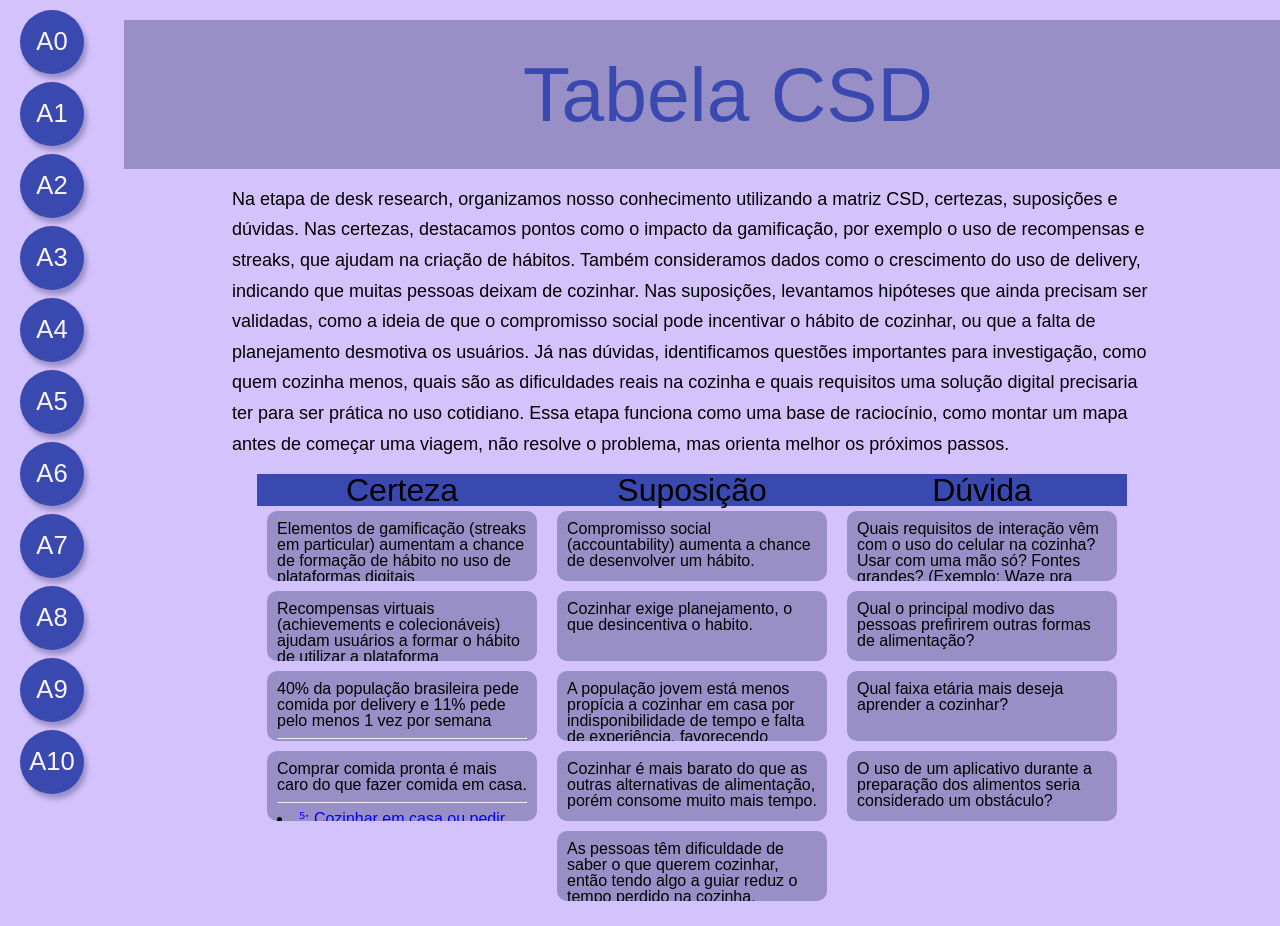
<file: 2026-1-IHC-Portifolio/docs/principal.html>
<!DOCTYPE html>

<html lang="pt-BR">
<head>
<meta charset="utf-8"/>
<meta content="width=device-width, initial-scale=1.0" name="viewport"/>
<title>🍝 EasyChef Portfolio</title>
<link href="reset.css" media="all" rel="stylesheet" type="text/css"/>
<link href="style.css" media="all" rel="stylesheet" type="text/css"/>
<script src="script.js"></script>
</head>
<body onload="A1()">
<div class="container">
<!------------- Side Bar --------------->
<div class="sidebar-conteudo">
<ul>
<li class="sidebar-pag"><div class="button nav" onclick="A0()">A0<p>How Might We...</p></div></li>
<li class="sidebar-pag"><div class="button nav" onclick="A1()">A1<p>Matriz CSD</p></div></li>
<li class="sidebar-pag"><div class="button nav" onclick="A2()">A2<p>Analise Competitiva</p></div></li>
<li class="sidebar-pag"><div class="button nav" onclick="A3()">A3<p>Mapa de Empatia</p></div></li>
<li class="sidebar-pag"><div class="button nav" onclick="A4()">A4<p>Pesq. Quantitativa</p></div></li>
<li class="sidebar-pag"><div class="button nav" onclick="A5()">A5<p>Pesq. Qualitativa</p></div></li>
<li class="sidebar-pag"><div class="button nav" onclick="A6()">A6<p>Personas</p></div></li>
<li class="sidebar-pag"><div class="button nav" onclick="A7()">A7<p>Modelo de Tarefas</p></div></li>
<li class="sidebar-pag"><div class="button nav" onclick="A8()">A8<p>Cenarios Problema</p></div></li>
<li class="sidebar-pag"><div class="button nav" onclick="A9()">A9<p>Interface</p></div></li>
<li class="sidebar-pag"><div class="button nav" onclick="A10()">A10<p>Avaliação da Interação</p></div></li>
</ul>
</div>
<!----------------- Main Content ------------------>
<div class="main">
<!------------------- How Might We --------------------->
<a0 class="section" id="A0">
<h1>How Might We...</h1>
<h3>Como podemos tornar o processo de cozinhar mais fácil e divertido?</h3>
<h4><b>Integrantes:</b>Dawson Monteiro</h4>
<p class="explanation"> 
          Nosso projeto começa com a definição do problema central, a partir  das discussões iniciais e observações sobre o comportamento das pessoas no dia a dia, percebemos que cozinhar muitas vezes é visto  como algo trabalhoso e demorado. Diante disso, formulamos nosso design challenge utilizando o formato HMW, "How Might We..." A nossa pergunta norteadora foi como podemos tornar o processo de cozinhar mais fácil e divertido. Essa pergunta é importante porque não limita a solução, mas direciona o pensamento para melhorar a experiência do usuário, tanto do ponto de vista funcional quanto emocional. Não queremos apenas facilitar o hábito de cozinhar, mas também tornar esse momento mais leve e engajador.
        </p>
</a0>
<!----------------------- Tabela CSD --------------------------->
<a1 class="section" id="A1">
<h2>Tabela CSD</h2>
<p class="explanation">
          Na etapa de desk research, organizamos nosso conhecimento utilizando a matriz CSD, certezas, suposições e dúvidas. Nas certezas, destacamos pontos como o impacto da gamificação, por exemplo o uso de recompensas e streaks, que ajudam na criação de hábitos. Também consideramos dados como o crescimento do uso de delivery, indicando que muitas pessoas deixam de cozinhar. Nas suposições, levantamos hipóteses que ainda precisam ser validadas, como a ideia de que o compromisso social pode incentivar o hábito de cozinhar, ou que a falta de planejamento desmotiva os usuários. Já nas dúvidas, identificamos questões importantes para investigação, como quem cozinha menos, quais são as dificuldades reais na cozinha e quais requisitos uma solução digital precisaria ter para ser prática no uso cotidiano. Essa etapa funciona como uma base de raciocínio, como montar um mapa antes de começar uma viagem, não resolve o problema, mas orienta melhor os próximos passos.
        </p>
<div class="internal-content">
<div class="side-col"></div>
<div class="table">
<div class="t-col" id="C">
<div class="t-header t-left-cell">Certeza</div>
<div class="t-cell">
<p>Elementos de gamificação (streaks em particular) aumentam a chance de  formação de hábito no uso de plataformas digitais</p>
<hr/>
<lu>
<li><a href="https://psycnet.apa.org/record/1998-04232-003">APA PsycNet</a></li>
<li><a href="https://blog.duolingo.com/how-duolingo-streak-builds-habit/">The habit-building research behind your Duolingo streak</a></li>
<li><a href="https://www.smashingmagazine.com/2026/02/designing-streak-system-ux-psychology/">Designing A Streak System: The UX And Psychology Of Streaks</a></li>
</lu>
</div>
<div class="t-cell">
                Recompensas virtuais (achievements e colecionáveis) ajudam usuários a formar o hábito de utilizar a plataforma
                <hr/>
<li><a href="https://www.nngroup.com/videos/zeigarnik-effect/">³: How to Use the Zeigarnik Effect in UX</a></li>
</div>
<div class="t-cell">
                40% da população brasileira pede comida por delivery e 11% pede pelo menos 1 vez por semana
                <hr/>
<li><a href="https://oglobo.globo.com/brasil/noticia/2024/07/07/geracao-z-e-a-que-mais-pede-comida-via-delivery-fast-food-lidera-preferencias.ghtml">⁴: Geração Z é a que mais pede comida via delivery; fast-food lidera preferências</a></li>
</div>
<div class="t-cell">
                Comprar comida pronta é mais caro do que fazer comida em casa.   
                <hr/>
<li><a href="https://exame.com/invest/minhas-financas/cozinhar-em-casa-ou-pedir-comida-fora-qual-escolha-pesa-mais-no-bolso/">⁵: Cozinhar em casa ou pedir comida fora: qual escolha pesa mais no bolso?</a></li>
</div>
</div>
<div class="t-col" id="S">
<div class="t-header">Suposição</div>
<div class="t-cell">Compromisso social (accountability) aumenta a chance de desenvolver um hábito.</div>
<div class="t-cell">Cozinhar exige planejamento, o que desincentiva o habito.</div>
<div class="t-cell">A população jovem está menos propícia a cozinhar em casa por indisponibilidade de tempo e falta de experiência, favorecendo opções mais convenientes como comprar comida fora ou pedir entregas por aplicativo.</div>
<div class="t-cell">Cozinhar é mais barato do que as outras alternativas de alimentação, porém consome muito mais tempo.</div>
<div class="t-cell">As pessoas têm dificuldade de saber o que querem cozinhar, então tendo algo a guiar reduz o tempo perdido na cozinha.</div>
</div>
<div class="t-col" id="D">
<div class="t-header t-right-cell">Dúvida</div>
<div class="t-cell">Quais requisitos de interação vêm com o uso do celular na cozinha? Usar com uma mão só? Fontes grandes? (Exemplo: Waze pra dirigir)</div>
<div class="t-cell">Qual o principal modivo das pessoas prefirirem outras formas de alimentação?</div>
<div class="t-cell">Qual faixa etária mais deseja aprender a cozinhar?</div>
<div class="t-cell">O uso de um aplicativo durante a preparação dos alimentos seria considerado um obstáculo?</div>
</div>
</div>
<div class="side-col"></div>
</div>
</a1>
<!----------------------- Analise Competitiva --------------------------->
<a2 class="section" id="A2">
<h2>Análise Competitiva</h2>
<iframe id="Tabela-Analise-Competitiva" src="https://docs.google.com/spreadsheets/d/e/2PACX-1vQTIj_HjzBzhRwy49_u7vd6oOU4tpRniL98zHEwM-RcRBqEPoX8nO6PsjjFSt0zxUAw66_XhGLpOKjd/pubhtml?gid=1488489223&amp;single=true&amp;widget=true&amp;headers=false"></iframe>
<p class="explanation">
            Em seguida, analisamos soluções existentes no mercado para entender o que já funciona e o que pode ser melhorado. Observamos plataformas como serviços de entrega de ingredientes e receitas, que facilitam o planejamento, além de sites e aplicativos de receitas que oferecem uma grande seleção de receitas e funções. Também analisamos soluções de outros domínios, como aplicativos de treino, que utilizam acompanhamento de progresso e feedback constante para manter o usuário engajado. Com isso, conseguimos identificar padrões importantes, como interfaces simples e diretas que ajudam na adesão do usuário, organização de conteúdo e personalização como diferenciais e o uso de feedback e progresso para aumentar o engajamento. Por outro lado, também encontramos problemas como a falta de padronização nas receitas, dificuldade de adaptação às preferências do usuário e experiências pouco motivadoras no longo prazo. Essa análise não serve para copiar soluções, mas para entender o que funciona, o que não funciona e onde existem oportunidades para melhorar no design.
        </p>
</a2>
<!----------------------- Mapa de Empatia --------------------------->
<a3 class="section" id="A3">
<h2>Mapa de Empatia</h2>
<p class="explanation">
            Utilizamos o mapa de empatia para aprofundar o entendimento do usuário. Analisamos o que o usuário fala, pensa, faz e sente. No que ele fala, aparecem desejos como cozinhar melhor e ter mais autonomia. No que ele pensa, surgem preocupações como tempo, esforço e custo dos ingredientes. No que ele faz, percebemos comportamentos como recorrer a soluções rápidas, como delivery ou receitas simples. E no que ele sente, aparecem emoções como cansaço, frustração e, em alguns casos, falta de motivação. Essa etapa é essencial porque transforma dados em empatia, permitindo entender não apenas a tarefa de cozinhar, mas toda a experiência do usuário, incluindo suas dificuldades, expectativas e emoções. Com todas essas etapas, construímos uma base sólida para propor uma solução que realmente faça sentido, com o objetivo de tornar o hábito de cozinhar mais acessível, prazeroso e integrado à rotina das pessoas.  
            <br/><br/>
<img src="img/map.png" style="width: 1000px;"/>
</p>
</a3>
<!----------------------- Analise Quantitativa --------------------------->
<a4 class="section" id="A4">
<h2>Análise Quantitativa</h2>
<p class="explanation">
            Na coleta de respostas ao formulário, obtivemos as respostas de 42 pessoas diferentes. Entre suas respostas, podemos tirar diversas conclusões, como:
            
            <br/><br/><br/>• 53.5% são homens, 46.5% são mulheres (1 resposta foi não-séria, sendo desconsiderada).<br/><br/>
<img src="img/graph1.png"/>
<br/><br/><br/>• 71.4% tem 18 a 25 anos. Jovens são o grupo mais representado.<br/><br/>
<img src="img/graph2.png"/>
<br/><br/><br/>• A renda mais representada é a de uma renda familiar acima de 6 salários mínimos, mas há diversas respostas entre todas as opções.<br/><br/>
<img src="img/graph3.png"/>
<br/><br/><br/>• A maioria dos respondentes são alunos de faculdade, 69% tendo o ensino superior incompleto. Como o formulário foi distribuido num ambiente universitário, é um viés que merece ser reconhecido.<br/><br/>
<img src="img/graph4.png"/>
<br/><br/><br/>• Entre os sentimentos associados com o hábito de cozinhar, os mais relatados são a preguiça, o prazer e a ansiedade.<br/><br/>
<img src="img/graph5.png"/>
<br/><br/><br/>• No <i>ranking</i> da dificuldade das etapas de preparar comida, a parte mais difícil entre os respondentes é escolher o que cozinhar. Foi considerado um resultado surpreendente à equipe, especialmente considerando que as outras etapas são mais frequentemente consideradas "Normal" ou até "Fácil".<br/>
<br/>Entre as respostas sobre o porquê das dificuldades escolhidas, falta de tempo foi a preocupação mais recorrente. Respondentes citaram a demanda de tempo para comprar ingredientes, a ocupação de tempo com trabalho e estudos, o fato de morarem longe da faculdade e portanto perder mais tempo. Múltiplos respondentes também relatam a intimidação e tempo consumido ao escolher o que cozinhar e quais ingredientes comprarem, mas que o hábito de fazer a comida em si é mais fácil quando essa etapa se conclui.<br/><br/>
<img src="img/graph6.png"/>
<br/><br/><br/>• A maioria dos respondentes improvisa uma comida simples ou pedem comida por um app quando não sentem vontade de cozinhar. Ao entrevistar pessoas no exercício de mapa de empatia, muitos disseram que compram comida rápida de se preparar, como miojo ou comida congelada. É possível que comida instantânea seja mais popular entre os jovens, enquanto os mais velhos compram online com mais frequência, tendo uma renda maior. Comer comida instantânea acabou em uma frequência aproximadamente igual a comer em restaurantes.<br/><br/>
<img src="img/graph7.png"/>
<br/><br/><br/>• Quando perguntados sobre se querem dedicar mais tempo à culinária, a maioria dos respondentes deram sim como resposta, numa razão de aproximadamente 60 / 40. Dentre as razões dadas, os que não querem aprender ou já sabem cozinhar, ou não tem tempo suficiente para o hábito. Enquanto isso, os que querem dedicar mais tempo explicam que é uma habilidade importante de saberem para diversificarem a dieta, terem autonomia e economizar nos custos.
            <br/><br/><br/>• A respeito dos impedimentos de cozinhar, a maioria relata ser culpa da preguiça (45.5%), desânimo (43.2%) ou a conveniência de outras alternativas (34.1%). Relatos de falta de tempo e cansaço também ocorreram no campo onde puderam digitar sua resposta.
            <br/><br/><br/>• 70.5% mostraram interesse numa plataforma social para o incentivo de cozinhar, citando que gostariam de funcionalidades como comentar nas fotos da comida de outros para oferecer elogios, ver o que os amigos estão preparando, competir com eles pela qualidade da comida e até mesmo se organizar para eventos de cozinhar, como ter pessoas trazendo pratos diferentes para uma reunião.
            <br/><br/><br/>• A maioria dos respondentes não utiliza aplicativos ou sites enquanto cozinha. Entre os que usam, citaram sites de receita como Tudogostoso, receitas.com, receitas nestlé e panelinha.com. Também citaram receitas salvas do youtube e uso de IA generativa.
            <br/><br/><br/>• Quando uma receita não acaba satisfatoriamente, a maioria dos respondentes relatam frustração com si mesmos por não conseguirem seguir a receita, seguido de frustração com a receita em si. É possível que muitas das receitas disponíveis não sejam claras o suficiente.<br/><br/>
<img src="img/graph8.png"/>
<br/><br/><br/>• Somente 31.8% dos respondentes usam aplicativos lúdicos regularmente (Duolingo, Khan Academy, Hevy, Habitica, etc). Quando perguntados sobre os aspectos favoritos desses programas, a maioria relatam o mantimento da ofensiva os ajudavam a se comprometer com as tarefas.
            <br/><br/><br/> A partir disso, concluímos que o aspecto social num serviço de receitas é um dos aspectos a se priorizar. O problema mais recorrente entre os respondentes era a preguiça ou falta de tempo no hábito de cozinhar, então também vale considerar formas de facilitar a escolha das receitas.
        </p>
</a4>
<!----------------------- Analise Qualitativa --------------------------->
<a5 class="section" id="A5">
<h2>Analise Qualitativa</h2>
<p class="explanation">
            
            • Analisando as respostas obtidas na entrevista com os participantes ideais, nós percebemos que as definições de sucesso dos entrevistados são bem diferentes, e que mesmo entre usuários ideais, há diferentes motivações para reforçar o hábito da cozinha.
            <br/><br/>
            Um entrevistado disse "Pra mim é conseguir fazer uma refeição completa. Proteína, carboidrato, etc, com menos de vinte reais e em menos de quarenta minutos.", enquanto outro expressou um desejo de impressionar amigos e visitas com suas habilidades culinárias.
            <br/><br/>
            Ambos tiveram experiências frustradas com sites de receitas, e gostaram muito da ideia de compartilhar receitas com os amigos, e de ver imagens reais dos pratos como realmente vão ficar. 
            <br/><br/>
            Os dois entrevistados usam plataformas com elementos gamificados, mas têm experiências bem diferentes nesses aplicativos. Um deles relatou que gosta do aspecto competitivo dos leaderboards, e que a motivação gerada pela ofensiva é maior do que o desânimo de perder a sequência. O outro relatou que não gosta da ofensiva porque ela acaba se tornando mais importante que o hábito em si, e encorajando o usuário a fazer apenas o mínimo ou a trapacear para manter a sequência. Ambos gostaram da ideia de colecionar conquistas e distintivos digitais como recompensa por cozinhar consistentemente e preparar pratos variados. No entanto, os dois mostraram mais interesse no aspecto social (Letterboxd, Gymrats) e na interação com amigos do que nos mecanismos gamificados, que condiz com os resultados da nossa pesquisa quantitativa.
            <br/><br/>
            Um dos entrevistados destacou que o planejamento é a maior barreira para que ele desenvolva o hábito de cozinhar no dia a dia, e sugeriu que o nosso aplicativo contasse com funcionalidades que ajudam a planejar o orçamento e os ingredientes para minimizar as idas ao mercado, os gastos e o desperdício: "Eu ia querer que [o aplicativo] me ajudasse a planejar a semana baseado no que eu tenho em casa e no meu orçamento. Tipo, eu falo "tenho R$80 pra semana e tenho arroz, feijão e frango"
            <br/><br/>
            Os dois entrevistados se interessaram na competição amigável:
            "No GymRats, que é o app que uso pra academia, você vê o treino dos amigos em tempo real e aquilo cria uma competição saudável. Com culinária seria igual. Se eu vejo que meu amigo já cozinhou quatro vezes na semana e eu zero, isso me incomoda. Eu TERIA que fazer alguma coisa."
            Mas o outro ressaltou que os elementos sociais tem que ter um tom de brincadeira, e que a comparação com amigos pode virar uma fonte de ansiedade se for levada muito a sério.
            <br/><br/>
            Um dos entrevistados também comentou que o aspecto mais interessante da ideia é a realidade das interações. Que está enjoado de ver imagens e vídeos de receitas feitas por profissionais com muito mais recursos, habilidade e orçamento que ele que, ao invés de servirem como inspiração, acabam desmotivando por parecerem inalcançáveis.
            <br/><br/>
            • Uma coisa que aparece forte nos dois casos é que o problema não é saber cozinha, mas sim manter a consistência. A respondente até cozinha bem e o rodrigo também consegue cozinhar quando tenta então habilidade não é o principal bloqueio. O problema é transformar isso em hábito no dia a dia. 
            <br/><br/>
            Outro ponto muito forte é a questão da energia e contexto do momento. A respondente mostra claramente que existe uma diferença entre “a pessoa do sábado” (motivada, planeja, compra ingredientes) e “a pessoa da terça” (cansada, sem energia, toma decisão rápida). Isso é um insight importante: o planejamento atual não considera o estado real do usuário no momento de cozinhar. Já o Rodrigo mostra algo parecido, mas em forma de “pico de motivação que desaparece”, ou seja, ele entra animado e depois volta para a inércia.
            entendemos que tem um padrão muito claro de que estímulo externo ativa o comportamento. A pessoa 6 cozinha quando vê um vídeo, e a pessoa 5 quando vê algo de uma amiga. Mas esse estímulo não se sustenta sozinho, ele precisa virar rotina. Então o problema não é gerar interesse, é manter continuidade.
        </p>
</a5>
<!----------------------- Personas --------------------------->
<a6 class="section" id="A6">
<h2>Personas</h2>
<p class="explanation">
<div class="persona-box">
<img class="persona" src="img/Persona1.jpg"/>
<div class="persona-text">
<p class="persona-h1">Cassandra Lopes</p>
<p><b>Idade:</b> 19                          <b>Ocupação:</b> Estudante de universidade</p>
<p><b>Estado Civil:</b> Solteira      <b>Características:</b> extrovertida, frugal, amigável, ama cozinhar</p>
<p><b>Bio:</b> Mora no Rio de Janeiro com sua família, estuda na UFF e leva 1 hora para se deslocar de sua casa até a faculdade. Cozinha na maioria dos dias enquanto seus pais trabalham. Gosta de compartilhar o que cozinha com os amigos, como em festas.</p>
                            Objetivos:
                            <p>• Gastar menos tempo escolhendo o que cozinhar;</p>
<p>• Compartilhar com os amigos as suas receitas;</p>
<p>• Economizar mais ao gastar menos em comida de rua.</p>
                            Frustrações:
                            <p>• Preço de comidas em restaurantes e barracas aumentando;</p>
<p>• Saber poucas receitas e escolher qual cozinhar na hora.

                            </p>
<p>"Eu não tenho problemas para cozinhar, mas acho chato perder tempo pensando no que eu vou fazer!"

                        </p>
<p>Utiliza Tudogostoso, Duolingo e Instagram em seu celular.</p>
</div>
</div>
<div class="persona-box">
<img class="persona" src="img/Persona2.jpg"/>
<div class="persona-text">
<p class="persona-h1">Thomas Guimarães</p>
<p><b>Idade:</b> 21                          <b>Ocupação:</b> Estudante de universidade</p>
<p><b>Estado Civil:</b> Solteiro      <b>Características:</b> introvertido, inexperiente, estudioso, come fora frequentemente</p>
<p><b>Bio:</b> Mora em Niterói com colegas num apartamento compartilhado, estuda na UFF e leva 15 minutos andando para chegar até a faculdade. Raramente cozinha, mas tem interesse.</p>
                            Objetivos:
                            <p>• Comer fora de casa menos frequentemente;</p>
<p>• Saber cozinhar para ter mais independência;</p>
<p>• Ter mais variedade na própria dieta.</p>
                            Frustrações:
                            <p>• Comidas de rua tendem a ser menos saudáveis;</p>
<p>• Quando são mais completas, costumam ser bem mais caras.

                            </p>
<p>"Minha família sempre cozinhou pra mim, e agora que estou morando fora, tenh comido muita porcaria. Quero mudar esse hábito!"

                        </p>
<p>Utiliza Ifood e 99 para pedir comida em seu celular, e Discord no computador.</p>
</div>
</div>
<div class="persona-box">
<img class="persona" src="img/Persona3.jpg"/>
<div class="persona-text">
<p class="persona-h1">Jorge da Silva</p>
<p><b>Idade:</b> 41                          <b>Ocupação:</b> Professor</p>
<p><b>Estado Civil:</b> Casado      <b>Características:</b> social, curioso, sabe cozinhar, pouco tempo livre</p>
<p><b>Bio:</b> Pai de família, mora em Niterói. Trabalha no Rio e demora para chegar em casa, deixando-o com menos tempo para cozinhar. A sua esposa tipicamente cozinha, mas ele quer fazer comida mais frequentemente.</p>
                            Objetivo:
                            <p>• Aprender receitas novas;</p>
<p>• Agradar a família com o que cozinha;</p>
<p>• Mostrar aos amigos as receitas novas que fizer.</p>
                            Frustrações:
                            <p>• Pouco tempo livre para experimentar coisas novas;</p>
<p>• Quando cozinha, sempre faz as mesmas receitas que já sabe.

                            </p>
<p>"Queria ter mais tempo pra praticar essa habilidade, então como o tempo tá contado, vou tentar pelo menos aprender mais rapidamente."

                        </p>
<p>Utiliza Tudogostoso, Receitas da Globo e Facebook em seu celular e computador.</p>
</div>
</div>
<div class="persona-box">
<img class="persona" src="img/Persona4.jpg"/>
<div class="persona-text">
<p class="persona-h1">Milena Soares</p>
<p><b>Idade:</b> 28                          <b>Ocupação:</b> Jornalista</p>
<p><b>Estado Civil:</b> Solteira      <b>Características:</b> moderadamente social, estudiosa, curiosa, dedicada ao trabalho</p>
<p><b>Bio:</b> Morava em São Gonçalo com sua família, se mudou recentemente para o Rio de Janeiro. Já conversava sobre cozinhar com amigos, mas seu foco nos estudos e trabalho deixaram pouco tempo para aprender muitas receitas.</p>
                            Objetivo:
                            <p>• Aprender várias receitas novas;</p>
<p>• Não ter que comer fora, agora que mora sozinha;</p>
<p>• Preparar refeições para a semana toda.</p>
                            Frustrações:
                            <p>• Pouca prática na cozinha, sempre comeu com a família ou fora de casa;</p>
<p>• Não tem ideia por onde começar para aprender mais.

                            </p>
<p>"O que eu queria é uma direção do que fazer, porque quando penso nas comidas que minha mãe fazia, parecem complicadas demais para eu começar por elas!"

                        </p>
<p>Utiliza Ifood, Habitica e Instagram em seu celular e computador.</p>
</div>
</div>
</p>
</a6>
<!----------------------- Modelo de Tarefas --------------------------->
<a7 class="section" id="A7">
<h2>Modelo de Tarefas</h2>
<p class="task-model">
                Modelo de Tarefas para acesso ao aplicativo EasyChef:
                    
                    <b>1.1)</b> Usuário está olhando para a tela

                    <b>1.2)</b> Usuário decide se:

                        <b>1.2.1)</b> Segue  a receita genérica (botão)

                        <b>1.2.2)</b> Segue  a receita do amigo (botão)

                        <b>1.2.3)</b> Segue  a receita feita (botão)

                    <b>1.3)</b> Usuário clica em "registrar receita feita" (botão)

                    <b>1.4)</b> Usuário registra receita feita:

                        <b>1.4.1)</b> Usuário escreve titulo

                        <b>1.4.2)</b> Usuário escreve descrição

                        <b>1.4.3)</b> Usuário escreve data e hora (opcional)

                        <b>1.4.4)</b> Usuário deve registrar foto (botão)

                            <b>1.4.4.1)</b> Usuário deve escolher se quer tirar uma foto ou selecionar da galeria:

                                <b>1.4.4.2)</b> Usuário escolheu a foto

                        <b>1.4.5)</b> Usuário terminou de inserir informações e aperta em publicar (botão)

            </p>
</a7>
<!----------------------- Cenarios Problema --------------------------->
<a8 class="section" id="A8">
<h2>Cenários Problema</h2>
<div class="cenario-container">
<!-- Cenário 1 -->
<div class="cenario-card">
<div class="cenario-title">Cenário 1: Cassandra - A Indecisão Diária</div>
<p class="cenario-field"><b>Atores:</b> Cassandra Lopes (estudante, 19 anos)</p>
<p class="cenario-field"><b>Contexto:</b> É terça-feira, 18h30. Cassandra acabou de voltar da UFF após 1 hora de deslocamento. Ela está cansada depois de um dia cheio de aulas e precisa decidir o que vai cozinhar para o jantar. Amanhã tem mais aulas e ela quer economizar não comprando comida fora, mas está sem criatividade e com pouca energia para pensar.</p>
<p class="cenario-field"><b>Objetivos:</b></p>
<ul>
<li class="cenario-list">Decidir rapidamente o que cozinhar</li>
<li class="cenario-list">Usar ingredientes que já tem em casa</li>
<li class="cenario-list">Fazer algo diferente do que comeu nos últimos dias</li>
<li class="cenario-list">Não gastar muito tempo planejando</li>
</ul>
<p class="cenario-field"><b>Ações e Eventos:</b> Cassandra abre a geladeira e vê: arroz, feijão, frango, tomate e cebola. Pega o celular e abre o navegador. Busca "receitas com frango" no Google. Aparecem centenas de resultados. Clica no TudoGostoso. Rola a página vendo várias receitas, mas não consegue decidir qual fazer. Algumas parecem trabalhosas demais, outras não a agradam visualmente. Depois de 15 minutos rolando receitas, ainda não decidiu. Olha o relógio: 18h45. Pensa "já perdi muito tempo nisso". Abre o Instagram para se distrair por alguns minutos. Vê stories de amigos comendo em restaurantes. Volta para a cozinha, olha a geladeira novamente. Considera pedir comida pelo iFood, mas lembra que está tentando economizar. Finalmente decide fazer o básico: arroz, feijão e frango grelhado - a mesma coisa que fez ontem e anteontem. Sente frustração por comer sempre a mesma coisa e por ter perdido tanto tempo tentando decidir.</p>
<div class="cenario-problems">
<p><b>Pontos Problemáticos:</b></p>
<p>1. <b>Paralisia de decisão:</b> Muitas opções disponíveis tornam a escolha mais difícil, não mais fácil (Lei de Hick)</p>
<p>2. <b>Falta de personalização:</b> Sites de receita não consideram o que ela tem em casa, seu orçamento ou quanto tempo ela tem disponível</p>
<p>3. <b>Estado emocional:</b> A "Cassandra da terça" (cansada) tem necessidades diferentes da "Cassandra do sábado" (motivada) - os sites não se adaptam ao contexto</p>
<p>4. <b>Perda de motivação:</b> O tempo gasto decidindo consome a energia que seria usada para cozinhar</p>
<p>5. <b>Repetição de receitas:</b> Sem direcionamento, acaba fazendo sempre as mesmas coisas por ser mais fácil</p>
<p>6. <b>Falta de registro histórico:</b> Não tem controle do que já fez recentemente para evitar repetições</p>
</div>
</div>
<!-- Cenário 2 -->
<div class="cenario-card">
<div class="cenario-title">Cenário 2: Thomas - O Iniciante Perdido</div>
<p class="cenario-field"><b>Atores:</b> Thomas Guimarães (estudante, 21 anos)</p>
<p class="cenario-field"><b>Contexto:</b> É domingo, 14h. Thomas está no apartamento compartilhado em Niterói. Seus colegas saíram e ele decidiu finalmente tentar cozinhar algo "de verdade" em vez de pedir pelo iFood como sempre faz. Ele tem motivação, mas não sabe por onde começar.</p>
<p class="cenario-field"><b>Objetivos:</b></p>
<ul>
<li class="cenario-list">Aprender a fazer uma receita nova</li>
<li class="cenario-list">Provar para si mesmo que consegue cozinhar</li>
<li class="cenario-list">Ter mais independência</li>
<li class="cenario-list">Comer algo mais saudável que fast food</li>
</ul>
<p class="cenario-field"><b>Ações e Eventos:</b> Thomas abre o YouTube e busca "receitas fáceis para iniciantes". Encontra um vídeo de 15 minutos mostrando como fazer strogonoff. O resultado no vídeo parece incrível - cremoso, bem apresentado, profissional. Anima-se e decide tentar. Vai ao supermercado comprar os ingredientes. Na seção de creme de leite, fica confuso: creme de leite, creme de leite fresco, creme de leite light - qual usar? Escolhe um aleatoriamente. Volta para casa, separa os ingredientes e começa. O vídeo é corrido, então ele precisa pausar constantemente, lavar as mãos, voltar o vídeo. Perde o ponto onde estava. O celular bloqueia a tela. Tenta desbloquear com as mãos sujas. Depois de 1h de trabalho, o strogonoff fica aguado e sem gosto. Nada parecido com o vídeo. Thomas se sente frustrado: "Não sou bom nisso mesmo". Come um pouco por obrigação e joga o resto fora. Pensa: "Perdi tempo e dinheiro. Na próxima vez peço no iFood mesmo". Nos próximos dias, volta a pedir comida por aplicativo. A motivação inicial desapareceu.</p>
<div class="cenario-problems">
<p><b>Pontos Problemáticos:</b></p>
<p>1. <b>Expectativa vs Realidade:</b> Receitas profissionais criam expectativas irreais que desmotivam iniciantes quando não conseguem replicar</p>
<p>2. <b>Falta de orientação adequada:</b> Vídeos não são pensados para consulta durante o preparo (problema de interação - usar celular na cozinha)</p>
<p>3. <b>Ausência de contexto:</b> Não sabe qual ingrediente escolher entre variações (creme de leite normal vs fresco vs light)</p>
<p>4. <b>Sem sistema de progressão:</b> Não há indicação de que receitas são realmente apropriadas para seu nível de habilidade</p>
<p>5. <b>Falha sem feedback construtivo:</b> Quando a receita dá errado, não sabe o que fez de errado ou como melhorar</p>
<p>6. <b>Pico de motivação não sustentado:</b> A motivação inicial não se transforma em hábito porque a primeira experiência foi frustrante</p>
<p>7. <b>Perda de investimento:</b> Tempo e dinheiro gastos sem resultado reforçam a crença de que "não vale a pena"</p>
</div>
</div>
<!-- Cenário 3 -->
<div class="cenario-card">
<div class="cenario-title">Cenário 3: Jorge - O Dia que Não Chegou</div>
<p class="cenario-field"><b>Atores:</b> Jorge da Silva (professor, 41 anos)</p>
<p class="cenario-field"><b>Contexto:</b> É sábado de manhã, 9h. Jorge está animado porque tem o fim de semana livre. Durante a semana, chegou a pensar em várias receitas novas que gostaria de experimentar para impressionar a família. Hoje é o dia! Ele quer fazer algo especial para o almoço de domingo.</p>
<p class="cenario-field"><b>Objetivos:</b></p>
<ul>
<li class="cenario-list">Aprender uma receita nova para surpreender a família</li>
<li class="cenario-list">Aproveitar o tempo livre do fim de semana</li>
<li class="cenario-list">Compartilhar com os amigos o que fez</li>
<li class="cenario-list">Sentir-se realizado com uma nova habilidade</li>
</ul>
<p class="cenario-field"><b>Ações e Eventos:</b> Jorge abre o TudoGostoso e começa a procurar receitas de risotos - algo que sempre quis aprender. Encontra uma receita de risoto de funghi que parece deliciosa. Anota os ingredientes. Vai ao supermercado. Procura o funghi seco mas não encontra na prateleira. Pergunta ao atendente que diz que está em falta. Pensa em substituir por outro cogumelo, mas não sabe se vai dar certo. Decide tentar fazer outro dia quando encontrar os ingredientes certos. Volta para casa. Procura outra receita. Encontra uma de bobó de camarão. Lista os ingredientes novamente. Olha o relógio: já é 11h30. Se for ao mercado de novo, não vai dar tempo de preparar para o almoço. Decide deixar para fazer no domingo. No domingo, acorda um pouco mais tarde. Tem alguns afazeres da casa. Quando vai começar a se organizar para cozinhar, já é tarde e a família está com fome. Sua esposa sugere fazer o macarrão de sempre. Jorge concorda, um pouco frustrado. Pensa: "Na próxima eu faço". Mas na próxima semana, com trabalho e trânsito, o tempo livre desaparece novamente. A receita nova fica apenas como uma intenção.</p>
<div class="cenario-problems">
<p><b>Pontos Problemáticos:</b></p>
<p>1. <b>Planejamento sem contexto:</b> Não consegue ver quais receitas são viáveis considerando tempo disponível e ingredientes acessíveis</p>
<p>2. <b>Falta de flexibilidade:</b> Não sabe como substituir ingredientes quando não encontra no mercado</p>
<p>3. <b>Sem suporte ao planejamento temporal:</b> Não há ajuda para planejar QUANDO fazer a receita considerando sua rotina real</p>
<p>4. <b>Perda de momentum:</b> O tempo entre decidir fazer e realmente fazer é grande demais, fazendo a motivação evaporar</p>
<p>5. <b>Ausência de compromisso:</b> Sem uma estrutura que o ajude a se comprometer, é fácil desistir quando surgem obstáculos</p>
<p>6. <b>Não há preparação prévia:</b> Poderia ter verificado disponibilidade de ingredientes antes de escolher a receita</p>
<p>7. <b>Ciclo de procrastinação:</b> "Na próxima eu faço" se torna um padrão que mantém o status quo</p>
</div>
</div>
<!-- Cenário 4 -->
<div class="cenario-card">
<div class="cenario-title">Cenário 4: Milena - Onde Está o Começo?</div>
<p class="cenario-field"><b>Atores:</b> Milena Soares (jornalista, 28 anos)</p>
<p class="cenario-field"><b>Contexto:</b> Segunda-feira, 19h. Milena está na sua nova casa no Rio de Janeiro. É sua segunda semana morando sozinha após se mudar de São Gonçalo. Ela abriu a geladeira e percebeu que precisa urgentemente começar a cozinhar - não pode continuar gastando tanto com delivery e comida de restaurante. Mas ela não tem ideia de como organizar isso.</p>
<p class="cenario-field"><b>Objetivos:</b></p>
<ul>
<li class="cenario-list">Começar a cozinhar regularmente</li>
<li class="cenario-list">Ter comida preparada para a semana de trabalho</li>
<li class="cenario-list">Não depender de delivery ou restaurantes</li>
<li class="cenario-list">Aprender o básico da cozinha</li>
<li class="cenario-list">Não se sentir sobrecarregada pelo processo</li>
</ul>
<p class="cenario-field"><b>Ações e Eventos:</b> Milena abre o Google e busca "como começar a cozinhar do zero". Encontra artigos sobre "10 receitas básicas" e "cozinha para iniciantes". Clica em um artigo que sugere fazer arroz, feijão, e carnes básicas. Parece simples, mas ela não sabe nem quanto de arroz deve fazer para uma pessoa, ou como conservar o feijão durante a semana. Procura "meal prep para iniciantes". Encontra vídeos de pessoas preparando 20 marmitas de uma vez. Parece muito complexo e trabalhoso. Pensa: "Eu nem sei fazer as receitas individuais, como vou fazer tudo isso de uma vez?". Abre o Habitica (que ela usa para organizar tarefas do trabalho) e tenta criar uma tarefa "aprender a cozinhar", mas não sabe como quebrar isso em passos menores e acionáveis. No Instagram, vê uma amiga que postou um prato bonito que fez. Manda mensagem perguntando a receita. A amiga responde com um link do Pinterest. Clica no link: é uma receita em inglês, com "2 cups" e medidas que ela não entende. Fica ainda mais confusa. Olha o relógio: 20h. Está com fome. Abre o iFood e pede um hambúrguer. Sente culpa por gastar mais dinheiro e por não ter progredido nada. Pensa: "Eu preciso de alguém para me ensinar do zero, tipo uma mãe mesmo".</p>
<div class="cenario-problems">
<p><b>Pontos Problemáticos:</b></p>
<p>1. <b>Falta de direcionamento estruturado:</b> Sites e apps assumem um nível básico de conhecimento que ela não tem</p>
<p>2. <b>Sobrecarga de informação:</b> Muitas fontes diferentes com abordagens conflitantes deixam-na paralisada</p>
<p>3. <b>Ausência de progressão pedagógica:</b> Não há um "caminho de aprendizado" claro - qual receita vem antes da outra?</p>
<p>4. <b>Impossibilidade de fragmentar a tarefa:</b> "Aprender a cozinhar" é grande demais; ela precisa de sub-objetivos menores e alcançáveis</p>
<p>5. <b>Falta de adaptação ao contexto:</b> Meal prep para 20 porções não faz sentido para quem ainda não sabe fazer 1 porção</p>
<p>6. <b>Barreiras de comunicação:</b> Medidas e termos em outras línguas ou não-familiares aumentam a complexidade</p>
<p>7. <b>Sem rede de suporte:</b> Ela precisa de orientação humana, mas não tem acesso fácil a isso</p>
<p>8. <b>Ciclo de culpa improdutivo:</b> Cada vez que pede delivery, reforça sentimento de fracasso sem avançar na solução</p>
<p>9. <b>Gamificação inadequada:</b> Apps como Habitica não foram feitos para aprendizado progressivo de habilidades complexas</p>
<p>10. <b>Problema de medição:</b> Não sabe quanto fazer "para uma pessoa", quanto tempo algo dura na geladeira, etc.</p>
</div>
</div>
</div>
</a8>
<!----------------------- Interface --------------------------->
<a9 class="section" id="A9">
<h2>Interface</h2>
<p class="explanation">
          Protótipo interativo mobile do EasyChef. A versão foi revisada a partir da Avaliação Heurística e do Percurso Cognitivo, com rótulos mais claros, feedback das ações, navegação consistente, ajuda e prevenção de erros.
        </p>
<div class="easychef-proto" id="easychefProto">
<div aria-label="Protótipo interativo do EasyChef" class="easychef-phone" role="application">
<header class="ec-topbar">
<div class="ec-topbar-side">
<button aria-expanded="false" aria-label="Abrir menu" class="ec-icon-btn" id="ecHamburgerBtn" type="button">☰</button>

</div>
<h3 class="ec-title" id="ecScreenTitle">EasyChef</h3>
<button aria-label="Abrir notificações" class="ec-icon-btn ec-notification-btn" id="ecBellBtn" type="button">
<span aria-hidden="true">●</span>
<span class="ec-notification-badge" id="ecNotificationBadge">3</span>
</button>
</header>
<aside aria-hidden="true" aria-label="Menu principal" class="ec-drawer" id="ecDrawer">
<div class="ec-drawer-top">
<div>
<strong>Olá, Chef</strong>
<small>O que vamos preparar?</small>
</div>
<button aria-label="Fechar menu" class="ec-drawer-close" id="ecDrawerClose" type="button">×</button>
</div>
<nav class="ec-drawer-nav">
<button class="ec-drawer-item active" data-ec-view="feed" type="button"><span>Início</span><small>Feed e desafio atual</small></button>
<button class="ec-drawer-item" data-ec-view="grupos" type="button"><span>Meus grupos</span><small>Desafios com amigos</small></button>
<button class="ec-drawer-item" data-ec-view="receitas" type="button"><span>Receitas salvas</span><small>Itens para cozinhar depois</small></button>
<button class="ec-drawer-item" data-ec-view="perfil" type="button"><span>Meu perfil</span><small>Progresso e conquistas</small></button>
<button class="ec-drawer-item" data-ec-view="config" type="button"><span>Configurações</span><small>Preferências do aplicativo</small></button>
<button class="ec-drawer-item" data-ec-view="ajuda" type="button"><span>Ajuda</span><small>Como usar o EasyChef</small></button>
</nav>
</aside>
<button aria-label="Fechar menu" class="ec-backdrop" id="ecBackdrop" tabindex="-1" type="button"></button>
<main class="ec-content" id="ecContent">
<section class="ec-view active" data-ec-title="EasyChef" id="ecView-feed">
<div class="ec-welcome-card">
<div>
<p class="ec-eyebrow">Boa noite</p>
<h4>O que você quer cozinhar hoje?</h4>
<p>Encontre uma receita compatível com seu tempo e experiência.</p>
</div>
<button class="ec-primary-btn" data-ec-view="actions" type="button">Escolher receita</button>
</div>
<article class="ec-group-card"><img alt="Duas pessoas preparando legumes para um desafio culinário" class="ec-challenge-image" loading="lazy" src="img/easychef/desafio-7-dias.jpg"/>
<div class="ec-card-heading">
<div>
<p class="ec-eyebrow">Desafio em andamento</p>
<h4>7 dias cozinhando</h4>
</div>
<span class="ec-status-chip">2 de 7</span>
</div>
<p class="ec-muted">Você preparou 2 receitas. Faltam 5 para concluir o desafio.</p>
<div aria-label="29% do desafio concluído" class="ec-progress"><span style="width:29%"></span></div>
<div class="ec-progress-meta"><span>29% concluído</span><span>Líder: 5 receitas</span></div>
</article>
<div class="ec-section-heading">
<h4>Atividade dos amigos</h4>
<button class="ec-text-btn" data-ec-view="grupos" type="button">Ver grupos</button>
</div>
<div class="ec-feed-list" id="ecFeedList">
<article class="ec-post-card">
<div class="ec-post-header">
<img alt="Foto de perfil de Aline" class="ec-avatar" loading="lazy" src="img/easychef/avatar-aline.jpg"/>
<div class="ec-post-main">
<h4>Aline preparou Frango grelhado com legumes</h4>
<small>Hoje, 18:45 · 35 min · Fácil</small>
</div>
</div><img alt="Frango grelhado com arroz e legumes" class="ec-post-photo" loading="lazy" src="img/easychef/frango-grelhado.jpg"/>
<p>“Usei alho, limão e páprica. Ficou pronto em 35 minutos.”</p>
<div class="ec-post-actions">
<button data-ec-action="like" type="button">Curtir <span>14</span></button>
<button data-ec-action="comment" type="button">Comentar <span>6</span></button>
<button data-ec-view="post" type="button">Ver detalhes</button>
<button data-ec-action="save" type="button">Salvar</button>
</div>
</article>
<article class="ec-post-card">
<div class="ec-post-header">
<div class="ec-avatar ec-avatar-blue">TH</div>
<div class="ec-post-main">
<h4>Thomas preparou Peixe grelhado com salada</h4>
<small>Ontem, 21:10 · 30 min · Iniciante</small>
</div>
</div><img alt="Filé de peixe grelhado acompanhado de salada" class="ec-post-photo" loading="lazy" src="img/easychef/peixe-grelhado.jpg"/>
<p>“Ficou leve e foi mais fácil do que eu esperava.”</p>
<div class="ec-post-actions">
<button data-ec-action="like" type="button">Curtir <span>8</span></button>
<button data-ec-action="comment" type="button">Comentar <span>2</span></button>
<button data-ec-view="post" type="button">Ver detalhes</button>
<button data-ec-action="save" type="button">Salvar</button>
</div>
</article>
</div>
</section>
<section class="ec-view" data-ec-title="Notificações" id="ecView-notificacoes">
<div class="ec-section-heading">
<h4>Notificações</h4>
<button class="ec-text-btn" id="ecMarkRead" type="button">Marcar como lidas</button>
</div>
<div class="ec-notification-list">
<button class="ec-notification-item unread" data-ec-view="post" type="button"><strong>Aline comentou na sua receita</strong><small>“Vou testar essa troca de ingrediente.” · há 8 min</small></button>
<button class="ec-notification-item unread" data-ec-view="grupos" type="button"><strong>Você avançou no desafio</strong><small>Agora são 2 de 7 receitas · há 1 h</small></button>
<button class="ec-notification-item unread" data-ec-view="receitas" type="button"><strong>Nova sugestão para iniciantes</strong><small>Frango cremoso · ontem</small></button>
</div>
</section>
<section class="ec-view" data-ec-title="Meus grupos" id="ecView-grupos">
<div class="ec-section-heading"><h4>Meus grupos</h4><button class="ec-text-btn" data-ec-action="new-group" type="button">Criar grupo</button></div>
<article class="ec-group-detail-card"><img alt="Amigos preparando uma refeição juntos" class="ec-group-media" loading="lazy" src="img/easychef/grupo-cozinha.jpg"/>
<div class="ec-card-heading"><div><h4>Lindinhos</h4><p class="ec-muted">Cozinhar ao menos 3 vezes por semana</p></div><span class="ec-status-chip">4/6</span></div>
<div class="ec-progress"><span style="width:67%"></span></div>
<div class="ec-progress-meta"><span>4 participantes ativos</span><span>214 dias restantes</span></div>
</article>
<article class="ec-group-detail-card"><img alt="Frango grelhado com legumes representando o desafio Chef da Semana" class="ec-group-media" loading="lazy" src="img/easychef/chef-semana.jpg"/>
<div class="ec-card-heading"><div><h4>Chef da Semana</h4><p class="ec-muted">Experimentar uma receita nova até domingo</p></div><span class="ec-status-chip">60%</span></div>
<div class="ec-progress"><span style="width:60%"></span></div>
<div class="ec-progress-meta"><span>Você: 3 receitas</span><span>18 dias restantes</span></div>
</article>
<article class="ec-group-detail-card"><img alt="Prato brasileiro com arroz, feijão e ovo representando refeições econômicas" class="ec-group-media" loading="lazy" src="img/easychef/prato-brasileiro.jpg"/>
<div class="ec-card-heading"><div><h4>Cozinha de República</h4><p class="ec-muted">Planejar refeições econômicas em grupo</p></div><span class="ec-status-chip">1/4</span></div>
<div class="ec-progress"><span style="width:25%"></span></div>
<div class="ec-progress-meta"><span>Meta: 4 refeições</span><span>7 dias restantes</span></div>
</article>
</section>
<section class="ec-view" data-ec-title="Receitas salvas" id="ecView-receitas">
<div class="ec-section-heading"><h4>Receitas salvas</h4><button class="ec-text-btn" data-ec-view="buscar" type="button">Buscar mais</button></div>



<button class="ec-recipe-card" data-ec-view="cozinhar" data-image="img/easychef/frango-grelhado.jpg" data-recipe="Frango grelhado com legumes" type="button"><img alt="Frango grelhado com legumes servido em um prato" class="ec-recipe-thumb" loading="lazy" src="img/easychef/frango-grelhado.jpg"/><span class="ec-recipe-copy"><strong>Frango grelhado com legumes</strong><small>35 min · Fácil · Alto teor de proteína</small></span><span aria-hidden="true" class="ec-recipe-arrow">›</span></button><button class="ec-recipe-card" data-ec-view="cozinhar" data-image="img/easychef/frango-cremoso.jpg" data-recipe="Frango cremoso" type="button"><img alt="Frango cremoso servido em um prato" class="ec-recipe-thumb" loading="lazy" src="img/easychef/frango-cremoso.jpg"/><span class="ec-recipe-copy"><strong>Frango cremoso</strong><small>40 min · Fácil · 4 porções</small></span><span aria-hidden="true" class="ec-recipe-arrow">›</span></button><button class="ec-recipe-card" data-ec-view="cozinhar" data-image="img/easychef/prato-brasileiro.jpg" data-recipe="Prato brasileiro completo" type="button"><img alt="Prato brasileiro completo servido em um prato" class="ec-recipe-thumb" loading="lazy" src="img/easychef/prato-brasileiro.jpg"/><span class="ec-recipe-copy"><strong>Prato brasileiro completo</strong><small>45 min · Iniciante · Baixo custo</small></span><span aria-hidden="true" class="ec-recipe-arrow">›</span></button></section>
<section class="ec-view" data-ec-title="Meu perfil" id="ecView-perfil">
<div class="ec-profile-card">
<img alt="Foto de perfil do usuário Chef Easy" class="ec-profile-avatar" loading="lazy" src="img/easychef/avatar-chef.jpg"/>
<div><h4>Chef Easy</h4><p class="ec-muted">Cozinhando com mais constância</p></div>
</div>
<div class="ec-stat-grid">
<div><strong>12</strong><span>receitas</span></div>
<div><strong>4</strong><span>dias seguidos</span></div>
<div><strong>6</strong><span>conquistas</span></div>
</div>
<article class="ec-simple-card"><strong>Próxima conquista</strong><p>Prepare mais 1 receita para liberar “Semana completa”.</p><div class="ec-progress"><span style="width:80%"></span></div></article>
</section>
<section class="ec-view" data-ec-title="Configurações" id="ecView-config">
<h4 class="ec-view-title">Configurações</h4>
<label class="ec-setting-row"><span><strong>Lembretes de cozinha</strong><small>Receba sugestões no horário escolhido</small></span><input checked="" type="checkbox"/></label>
<label class="ec-setting-row"><span><strong>Atividade dos grupos</strong><small>Comentários, desafios e convites</small></span><input checked="" type="checkbox"/></label>
<label class="ec-setting-row"><span><strong>Perfil visível para amigos</strong><small>Permite que amigos vejam suas receitas</small></span><input type="checkbox"/></label>
<button class="ec-secondary-btn" data-ec-view="ajuda" type="button">Abrir ajuda e documentação</button>
</section>
<section class="ec-view" data-ec-title="Ajuda" id="ecView-ajuda">
<h4 class="ec-view-title">Como usar o EasyChef</h4>
<article class="ec-help-card"><strong>1. Escolha o que fazer</strong><p>Use o botão “Nova ação” para encontrar uma receita ou registrar um prato já preparado.</p></article>
<article class="ec-help-card"><strong>2. Filtre conforme sua rotina</strong><p>Combine tempo, custo e nível de experiência para reduzir a quantidade de opções.</p></article>
<article class="ec-help-card"><strong>3. Acompanhe o preparo</strong><p>Confira ingredientes, siga os passos e registre o resultado quando terminar.</p></article>
<details class="ec-faq"><summary>Qual é a diferença entre receita do EasyChef e de amigo?</summary><p>Receitas do EasyChef são organizadas pela plataforma. Receitas de amigo vêm das publicações das pessoas que você segue.</p></details>
<details class="ec-faq"><summary>Como registrar algo que já cozinhei?</summary><p>Abra “Nova ação” e escolha “Registrar prato que preparei”.</p></details>
</section>
<section class="ec-view" data-ec-title="Nova ação" id="ecView-actions">
<h4 class="ec-view-title">O que você quer fazer?</h4>
<p class="ec-muted ec-view-intro">Escolha uma opção. Você poderá voltar sem perder seu progresso.</p>
<button class="ec-action-card" data-ec-view="buscar" data-search-mode="easychef" type="button"><span class="ec-action-icon">1</span><span><strong>Encontrar uma receita do EasyChef</strong><small>Filtre por tempo, custo e experiência.</small></span><span aria-hidden="true">›</span></button>
<button class="ec-action-card" data-ec-view="buscar" data-search-mode="amigos" type="button"><span class="ec-action-icon">2</span><span><strong>Cozinhar uma receita de amigo</strong><small>Veja receitas publicadas por pessoas que você segue.</small></span><span aria-hidden="true">›</span></button>
<button class="ec-action-card" data-ec-view="nova" type="button"><span class="ec-action-icon">3</span><span><strong>Registrar prato que preparei</strong><small>Adicione foto, nome e comentário ao seu feed.</small></span><span aria-hidden="true">›</span></button>
</section>
<section class="ec-view" data-ec-title="Encontrar receita" id="ecView-buscar">
<h4 class="ec-view-title" id="ecSearchHeading">Receitas do EasyChef</h4>
<label class="ec-search-label" for="ecSearchInput">O que você quer cozinhar?</label>
<input class="ec-input" id="ecSearchInput" placeholder="Ex.: frango, macarrão ou arroz" type="search"/>
<p class="ec-filter-label">Filtros ativos</p>
<div aria-label="Filtros de receita" class="ec-chip-row">
<button aria-pressed="true" class="ec-chip active" data-filter="rapida" type="button">Até 40 min</button>
<button aria-pressed="false" class="ec-chip" data-filter="barata" type="button">Baixo custo</button>
<button aria-pressed="false" class="ec-chip" data-filter="iniciante" type="button">Iniciante</button>
</div>
<p aria-live="polite" class="ec-results-summary" id="ecResultsSummary">3 receitas encontradas</p>
<div id="ecRecipeResults"><button class="ec-recipe-card" data-ec-view="cozinhar" data-image="img/easychef/frango-grelhado.jpg" data-name="Frango grelhado com legumes" data-recipe="Frango grelhado com legumes" data-tags="rapida iniciante" type="button"><img alt="Frango grelhado com legumes servido em um prato" class="ec-recipe-thumb" loading="lazy" src="img/easychef/frango-grelhado.jpg"/><span class="ec-recipe-copy"><strong>Frango grelhado com legumes</strong><small>35 min · Fácil · 4 porções</small></span><span aria-hidden="true" class="ec-recipe-arrow">›</span></button><button class="ec-recipe-card" data-ec-view="cozinhar" data-image="img/easychef/frango-cremoso.jpg" data-name="Frango cremoso" data-recipe="Frango cremoso" data-tags="rapida barata iniciante" type="button"><img alt="Frango cremoso servido em um prato" class="ec-recipe-thumb" loading="lazy" src="img/easychef/frango-cremoso.jpg"/><span class="ec-recipe-copy"><strong>Frango cremoso</strong><small>40 min · Fácil · 4 porções</small></span><span aria-hidden="true" class="ec-recipe-arrow">›</span></button><button class="ec-recipe-card" data-ec-view="cozinhar" data-image="img/easychef/peixe-grelhado.jpg" data-name="Peixe grelhado com salada" data-recipe="Peixe grelhado com salada" data-tags="rapida iniciante" type="button"><img alt="Peixe grelhado com salada servido em um prato" class="ec-recipe-thumb" loading="lazy" src="img/easychef/peixe-grelhado.jpg"/><span class="ec-recipe-copy"><strong>Peixe grelhado com salada</strong><small>30 min · Iniciante · Refeição leve</small></span><span aria-hidden="true" class="ec-recipe-arrow">›</span></button><button class="ec-recipe-card" data-ec-view="cozinhar" data-image="img/easychef/refeicao-saudavel.jpg" data-name="Refeição saudável com arroz" data-recipe="Refeição saudável com arroz" data-tags="barata iniciante" type="button"><img alt="Refeição saudável com arroz servido em um prato" class="ec-recipe-thumb" loading="lazy" src="img/easychef/refeicao-saudavel.jpg"/><span class="ec-recipe-copy"><strong>Refeição saudável com arroz</strong><small>50 min · Fácil · Refeição completa</small></span><span aria-hidden="true" class="ec-recipe-arrow">›</span></button></div>
</section>
<section class="ec-view" data-ec-title="Preparar receita" id="ecView-cozinhar">
<p class="ec-eyebrow">Receita selecionada</p>
<h4 class="ec-view-title" id="ecRecipeTitle">Frango grelhado com legumes</h4><img alt="Frango grelhado com arroz e legumes" class="ec-cook-image" id="ecCookImage" loading="lazy" src="img/easychef/frango-grelhado.jpg"/>
<div aria-label="Etapas da receita" class="ec-step-progress" role="list">
<button aria-current="step" class="ec-step active" data-step="0" type="button">1. Ingredientes</button>
<button class="ec-step" data-step="1" type="button">2. Preparo</button>
<button class="ec-step" data-step="2" type="button">3. Finalizar</button>
</div>
<div class="ec-cook-panel active" data-step-panel="0">
<h5>Separe os ingredientes</h5><div id="ecIngredientList"></div>




<p class="ec-tip"><strong>Dica:</strong> marque cada item para evitar esquecer ingredientes durante o preparo.</p>
</div>
<div class="ec-cook-panel" data-step-panel="1">
<h5>Siga o preparo</h5>
<ol class="ec-instruction-list" id="ecInstructionList"><li>Misture os ingredientes da massa.</li><li>Grelhe o frango e tempere a gosto.</li><li>Monte as panquecas e leve ao forno por 10 minutos.</li></ol>
<p class="ec-tip"><strong>Tempo estimado: </strong><span id="ecCookTime">35 minutos</span></p>
</div>
<div class="ec-cook-panel" data-step-panel="2">
<h5>Está tudo pronto?</h5>
<p>Revise a receita e registre como ficou para acompanhar seu progresso.</p>
<p class="ec-tip"><strong>Você avançará no desafio:</strong> 3 de 7 receitas.</p>
</div>
<div class="ec-step-controls">
<button class="ec-secondary-btn" disabled="" id="ecPrevStep" type="button">Etapa anterior</button>
<button class="ec-primary-btn" id="ecNextStep" type="button">Próxima etapa</button>
</div>
</section>
<section class="ec-view" data-ec-title="Registrar prato" id="ecView-nova">
<h4 class="ec-view-title">Registrar prato que preparei</h4>
<p class="ec-muted ec-view-intro">Conte como ficou. Os campos marcados são necessários para publicar.</p>
<form id="ecPostForm" novalidate="">
<label class="ec-field-label" for="ecRecipeName">Nome do prato <span>Obrigatório</span></label>
<input class="ec-input" id="ecRecipeName" name="recipeName" placeholder="Ex.: Panqueca integral de frango" required=""/>
<label class="ec-field-label" for="ecRecipeDescription">Como ficou? <span>Obrigatório</span></label>
<textarea class="ec-input ec-textarea" id="ecRecipeDescription" name="description" placeholder="Conte o que funcionou, o que mudou e quanto tempo levou." required=""></textarea>
<button class="ec-upload" id="ecUploadButton" type="button"><img alt="Prévia da foto selecionada para a publicação" class="ec-upload-preview" hidden="" id="ecUploadPreview" loading="lazy" src="img/easychef/prato-brasileiro.jpg"/><strong id="ecUploadText">Adicionar foto</strong><small>Tirar foto ou escolher da galeria</small></button>
<p class="ec-form-error" hidden="" id="ecFormError" role="alert"></p>
<button class="ec-submit" type="submit">Publicar no feed</button>
</form>
</section>
<section class="ec-view" data-ec-title="Detalhes da receita" id="ecView-post">
<img alt="Frango grelhado com arroz e legumes" class="ec-post-detail-image" loading="lazy" src="img/easychef/frango-grelhado.jpg"/>
<h4 class="ec-view-title">Frango grelhado com legumes</h4>
<p class="ec-muted">40 min · Dificuldade média · 4 porções</p>
<article class="ec-simple-card"><strong>Sobre a receita</strong><p>Frango grelhado acompanhado de arroz e legumes, com preparo simples para a rotina.</p></article>
<div class="ec-post-detail-actions">
<button class="ec-secondary-btn" data-ec-view="cozinhar" data-image="img/easychef/frango-grelhado.jpg" data-recipe="Frango grelhado com legumes" type="button">Preparar esta receita</button>
<button class="ec-secondary-btn" data-ec-action="save" type="button">Salvar receita</button>
</div>
</section>
</main>
<button aria-label="Abrir opções para cozinhar ou registrar um prato" class="ec-fab" id="ecFab" type="button"><span aria-hidden="true">+</span><span>Nova ação</span></button>
<nav aria-label="Navegação principal" class="ec-bottom-nav">
<button class="ec-bottom-item active" data-ec-view="feed" type="button"><span>Início</span></button>
<button class="ec-bottom-item" data-ec-view="grupos" type="button"><span>Grupos</span></button>
<button class="ec-bottom-item" data-ec-view="receitas" type="button"><span>Receitas</span></button>
<button class="ec-bottom-item" data-ec-view="perfil" type="button"><span>Perfil</span></button>
</nav>
<div aria-live="polite" class="ec-toast" id="ecToast" role="status"></div>
</div>
</div>
</a9>
<a10 class="section" id="A10">
<section aria-labelledby="evaluation-title" class="evaluation-section">
<header class="evaluation-hero">
<p class="evaluation-kicker">Avaliação da interação</p>
<h2 id="evaluation-title">Avaliação Heurística Consolidada</h2>
<p>A Avaliação Heurística é um método de inspeção no qual especialistas analisam uma interface com base nas dez heurísticas de Nielsen. No EasyChef, os avaliadores percorreram as principais telas e tarefas do protótipo, registraram problemas de usabilidade, classificaram sua gravidade e propuseram soluções de redesign. Depois, os achados individuais foram reunidos em um resultado consolidado.</p>
</header>
<div aria-label="Resumo da avaliação heurística" class="evaluation-summary">
<article><strong>12</strong><span>problemas consolidados</span></article>
<article><strong>5</strong><span>violações de visibilidade</span></article>
<article><strong>3</strong><span>problemas de gravidade grande</span></article>
<article><strong>Feed</strong><span>área com mais ocorrências</span></article>
</div>
<div class="evaluation-note">
<strong>Escopo analisado:</strong> feed principal, menu lateral, grupos, ações rápidas, navegação, gamificação e componentes interativos.
    </div>
<div class="evaluation-evidence-intro">
  <h3>Evidências visuais da inspeção</h3>
  <p>As capturas abaixo registram a versão anterior do protótipo. Elas ajudam a relacionar cada problema observado com o elemento concreto da interface que motivou a classificação heurística e a proposta de redesign.</p>
</div>

<div class="heuristic-grid">
  <article class="heuristic-card heuristic-card-with-image">
    <div class="heuristic-card-top">
      <span class="heuristic-number">01</span>
      <span class="severity severity-large">Grande</span>
    </div>
    <h3>Feedback e estado do sistema pouco claros no feed</h3>
    <figure class="heuristic-evidence">
      <img src="img/avaliacao/feed-principal-antes.jpeg" alt="Versão anterior do feed do EasyChef, com ícone de notificações sem resposta, desafio sem barra de progresso e publicações com grandes áreas vazias.">
      <figcaption>Versão anterior do feed: o sino não apresentava resposta e o desafio mostrava poucos dados sobre o andamento.</figcaption>
    </figure>
    <p><strong>Heurísticas violadas:</strong> Visibilidade do estado do sistema e Consistência e padronização.</p>
    <p><strong>Descrição:</strong> O ícone de notificações aparentava ser clicável, mas não executava ação nem fornecia feedback. Na mesma tela, o desafio informava apenas valores isolados, sem meta total, percentual ou barra de progresso, dificultando a compreensão do estado atual.</p>
    <p><strong>Redesign:</strong> Implementar uma área de notificações com contador de itens não lidos e apresentar o desafio com meta, percentual e progresso visual.</p>
    <p class="correction-status"><strong>Correção aplicada:</strong> foram adicionadas uma tela de notificações, um indicador de pendências, uma barra de progresso e uma explicação textual do que falta para concluir o desafio.</p>
  </article>

  <article class="heuristic-card heuristic-card-with-image">
    <div class="heuristic-card-top">
      <span class="heuristic-number">02</span>
      <span class="severity severity-small">Pequeno</span>
    </div>
    <h3>Botão “+” e opções de nova ação ambíguos</h3>
    <figure class="heuristic-evidence">
      <img src="img/avaliacao/nova-acao-antes.jpeg" alt="Versão anterior da tela Nova ação do EasyChef, com botão de adição e opções pouco descritivas.">
      <figcaption>Versão anterior da tela “Nova ação”: o símbolo “+” e os rótulos exigiam interpretação do usuário.</figcaption>
    </figure>
    <p><strong>Heurísticas violadas:</strong> Reconhecimento em vez de memorização e Correspondência entre o sistema e o mundo real.</p>
    <p><strong>Descrição:</strong> O símbolo “+” indicava que algo poderia ser adicionado, mas não deixava claro se a função serviria para buscar uma receita, publicar conteúdo ou registrar um prato. Os rótulos “Seguir receita EasyChef” e “Seguir receita de amigo” também não explicavam com precisão a diferença entre os caminhos.</p>
    <p><strong>Redesign:</strong> Acrescentar um rótulo textual ao botão e reescrever as opções com verbos e objetivos próximos da linguagem do usuário.</p>
    <p class="correction-status"><strong>Correção aplicada:</strong> o botão passou a se chamar “Nova ação”, e as opções foram reformuladas para “Encontrar uma receita do EasyChef”, “Cozinhar uma receita de amigo” e “Registrar prato que preparei”.</p>
  </article>

  <article class="heuristic-card heuristic-card-with-image">
    <div class="heuristic-card-top">
      <span class="heuristic-number">03</span>
      <span class="severity severity-small">Pequeno</span>
    </div>
    <h3>Menu lateral sem saída explícita e com estado pouco evidente</h3>
    <figure class="heuristic-evidence">
      <img src="img/avaliacao/menu-lateral-antes.jpeg" alt="Versão anterior do menu lateral do EasyChef, sem botão explícito de fechamento e com destaque visual limitado da tela ativa.">
      <figcaption>Versão anterior do menu lateral: não havia um controle visível para fechar o painel.</figcaption>
    </figure>
    <p><strong>Heurísticas violadas:</strong> Controle e liberdade do usuário e Consistência e padronização.</p>
    <p><strong>Descrição:</strong> Depois de abrir o menu, o usuário não encontrava uma indicação explícita de como fechá-lo. O destaque da opção atual também era insuficiente para comunicar com segurança em qual área do sistema ele se encontrava.</p>
    <p><strong>Redesign:</strong> Incluir botão de fechamento, permitir clique fora do painel, aceitar a tecla Esc e destacar de maneira consistente a opção ativa.</p>
    <p class="correction-status"><strong>Correção aplicada:</strong> foram implementadas as três formas de fechamento e um estado visual mais claro para a seção selecionada.</p>
  </article>

  <article class="heuristic-card heuristic-card-with-image">
    <div class="heuristic-card-top">
      <span class="heuristic-number">04</span>
      <span class="severity severity-small">Pequeno</span>
    </div>
    <h3>Tela de detalhes com conteúdo incompleto e hierarquia fraca</h3>
    <figure class="heuristic-evidence">
      <img src="img/avaliacao/detalhe-post-antes.jpeg" alt="Versão anterior da tela Detalhe do post do EasyChef, com imagem placeholder, métricas comprimidas e ações pouco destacadas.">
      <figcaption>Versão anterior do detalhe do post: a imagem permanecia como placeholder e as informações competiam pelo mesmo espaço.</figcaption>
    </figure>
    <p><strong>Heurísticas violadas:</strong> Visibilidade do estado do sistema e Projeto estético e minimalista.</p>
    <p><strong>Descrição:</strong> A ausência de uma imagem real reduzia a compreensão do conteúdo publicado. Além disso, título, tempo, dificuldade, métricas e ações apareciam comprimidos, prejudicando a leitura e a identificação das possibilidades de interação.</p>
    <p><strong>Redesign:</strong> Substituir placeholders por imagens reais, separar informações descritivas das métricas sociais e destacar as ações principais com rótulos consistentes.</p>
    <p class="correction-status"><strong>Correção aplicada:</strong> foram inseridas imagens das receitas, melhorada a hierarquia tipográfica e separadas as ações de visualizar, salvar, curtir e comentar.</p>
  </article>

  <article class="heuristic-card">
    <div class="heuristic-card-top">
      <span class="heuristic-number">05</span>
      <span class="severity severity-large">Grande</span>
    </div>
    <h3>Ausência de ajuda para novos usuários</h3>
    <p><strong>Heurística violada:</strong> Ajuda e documentação.</p>
    <p><strong>Descrição:</strong> O protótipo não explicava como buscar uma receita, acompanhar o preparo ou registrar um prato, o que poderia prejudicar principalmente pessoas com pouca experiência culinária ou pouca familiaridade com o aplicativo.</p>
    <p><strong>Redesign:</strong> Criar uma área de ajuda organizada pelas principais tarefas, com explicações curtas e respostas para dúvidas frequentes.</p>
    <p class="correction-status"><strong>Correção aplicada:</strong> foi incluída uma seção de ajuda com orientações sobre busca, filtros, preparo, registro e funcionalidades sociais.</p>
  </article>
</div>
<section aria-labelledby="evaluation-conclusion-title" class="evaluation-conclusion">
<h3 id="evaluation-conclusion-title">Consolidação dos resultados</h3>
<p>A análise mostrou que os principais problemas estavam relacionados à falta de feedback, à ambiguidade de algumas ações e à ausência de informações suficientes sobre o estado do sistema. A heurística mais afetada foi <strong>Visibilidade do estado do sistema</strong>. Os resultados orientaram o redesign do protótipo e ajudaram a priorizar correções antes da entrega final.</p>
<a class="evaluation-report-link" href="relatorios/avaliacao-heuristica-easychef.pdf" rel="noopener" target="_blank">Abrir relatório completo da Avaliação Heurística</a>
<a class="evaluation-report-link" href="relatorios/prompts_ia.pdf?v=20260627" rel="noopener" target="_blank">Abrir prompts IA</a>
</section>
<section aria-labelledby="first-click-title" class="first-click-results">
  <header class="first-click-header">
    <p class="evaluation-kicker">Avaliação com participantes</p>
    <h3 id="first-click-title">Resultados do First Click</h3>
    <p>
      O teste foi realizado no Useberry com imagens estáticas do protótipo. Em cada tarefa,
      o participante deveria indicar apenas o primeiro local em que clicaria. Depois de cada
      escolha, foi apresentada uma pergunta de confiança em escala de 1 a 7. Os mapas de
      calor abaixo mostram a distribuição dos primeiros cliques, enquanto os gráficos
      apresentam o tempo gasto antes da decisão.
    </p>
  </header>

  <div class="first-click-method">
    <span><strong>4</strong> tarefas avaliadas</span>
    <span><strong>Primeiro clique</strong> como medida principal</span>
    <span><strong>Confiança</strong> coletada após cada tarefa</span>
  </div>

  <div class="first-click-task-list">
    <article class="first-click-task-card">
      <div class="first-click-task-heading">
        <span class="first-click-task-number">Tarefa 1</span>
        <h4>Encontrar algo rápido para cozinhar</h4>
      </div>
      <p class="first-click-scenario">
        O participante deveria imaginar que havia chegado em casa depois de um dia cansativo
        e queria preparar algo simples, rápido e adequado à sua experiência, evitando pedir
        comida por aplicativo.
      </p>
      <p class="first-click-analysis">
        <strong>Interpretação:</strong> a maior concentração de cliques ocorreu em
        “Escolher receita”, indicando que o principal chamado da tela foi compreendido.
        Entretanto, também houve cliques em “Receitas”, “Nova ação” e “Ver grupos”, o que
        revela caminhos concorrentes. O tempo variou dos primeiros segundos até cerca de
        27 segundos, mostrando que parte dos participantes hesitou antes de decidir.
      </p>
      <div class="first-click-visual-grid">
        <figure>
          <img src="img/first-click/tarefa-01-mapa-cliques.png"
               alt="Mapa de calor da primeira tarefa, com maior concentração no botão Escolher receita e cliques secundários em outras áreas da tela inicial.">
          <figcaption>Mapa de cliques da tarefa 1.</figcaption>
        </figure>
        <figure>
          <img src="img/first-click/tarefa-01-tempo.png"
               alt="Gráfico de distribuição do tempo gasto pelos participantes na primeira tarefa.">
          <figcaption>Distribuição do tempo até o primeiro clique.</figcaption>
        </figure>
      </div>
    </article>

    <article class="first-click-task-card">
      <div class="first-click-task-heading">
        <span class="first-click-task-number">Tarefa 2</span>
        <h4>Compartilhar o resultado de uma refeição</h4>
      </div>
      <p class="first-click-scenario">
        Depois de preparar uma refeição, o participante deveria iniciar o registro do prato
        para compartilhar o resultado com outras pessoas dentro do aplicativo.
      </p>
      <p class="first-click-analysis">
        <strong>Interpretação:</strong> os cliques ficaram fortemente concentrados em
        “Nova ação”, o que indica boa associação entre o rótulo e a intenção de registrar
        conteúdo. A maior parte das respostas ocorreu entre 2 e 4 segundos, embora tenham
        surgido alguns cliques alternativos no menu e em elementos do desafio.
      </p>
      <div class="first-click-visual-grid">
        <figure>
          <img src="img/first-click/tarefa-02-mapa-cliques.png"
               alt="Mapa de calor da segunda tarefa, com forte concentração no botão Nova ação.">
          <figcaption>Mapa de cliques da tarefa 2.</figcaption>
        </figure>
        <figure>
          <img src="img/first-click/tarefa-02-tempo.png"
               alt="Gráfico de distribuição do tempo gasto pelos participantes na segunda tarefa.">
          <figcaption>Distribuição do tempo até o primeiro clique.</figcaption>
        </figure>
      </div>
    </article>

    <article class="first-click-task-card">
      <div class="first-click-task-heading">
        <span class="first-click-task-number">Tarefa 3</span>
        <h4>Criar um grupo com amigos</h4>
      </div>
      <p class="first-click-scenario">
        O participante deveria imaginar que ele e alguns amigos queriam criar uma comunidade
        própria para compartilhar receitas e acompanhar o progresso dos integrantes.
      </p>
      <p class="first-click-analysis">
        <strong>Interpretação:</strong> a concentração principal ocorreu em “Criar grupo”,
        demonstrando que a ação está visível e utiliza um vocabulário compatível com o
        objetivo. A maioria decidiu nos primeiros 5 segundos; um caso mais demorado sugere
        que alguns usuários ainda podem considerar o botão “Nova ação” ou outros elementos.
      </p>
      <div class="first-click-visual-grid">
        <figure>
          <img src="img/first-click/tarefa-03-mapa-cliques.png"
               alt="Mapa de calor da terceira tarefa, com maior concentração no comando Criar grupo.">
          <figcaption>Mapa de cliques da tarefa 3.</figcaption>
        </figure>
        <figure>
          <img src="img/first-click/tarefa-03-tempo.png"
               alt="Gráfico de distribuição do tempo gasto pelos participantes na terceira tarefa.">
          <figcaption>Distribuição do tempo até o primeiro clique.</figcaption>
        </figure>
      </div>
    </article>

    <article class="first-click-task-card">
      <div class="first-click-task-heading">
        <span class="first-click-task-number">Tarefa 4</span>
        <h4>Encontrar uma comunidade já existente</h4>
      </div>
      <p class="first-click-scenario">
        O participante deveria procurar um grupo existente com objetivos compatíveis,
        conhecer sua proposta e iniciar a exploração antes de decidir se gostaria de
        participar.
      </p>
      <p class="first-click-analysis">
        <strong>Interpretação:</strong> os cliques se distribuíram entre diferentes cards de
        grupos e também apareceram em controles periféricos. Esse padrão é coerente com uma
        exploração da lista, mas evidencia que os cards não apresentam uma ação explícita
        como “Ver grupo” ou “Participar”. Alguns participantes demoraram mais de 25 segundos,
        indicando maior incerteza nesta tarefa.
      </p>
      <div class="first-click-visual-grid">
        <figure>
          <img src="img/first-click/tarefa-04-mapa-cliques.png"
               alt="Mapa de calor da quarta tarefa, com cliques distribuídos entre os cards de grupos e outros controles da interface.">
          <figcaption>Mapa de cliques da tarefa 4.</figcaption>
        </figure>
        <figure>
          <img src="img/first-click/tarefa-04-tempo.png"
               alt="Gráfico de distribuição do tempo gasto pelos participantes na quarta tarefa.">
          <figcaption>Distribuição do tempo até o primeiro clique.</figcaption>
        </figure>
      </div>
    </article>
  </div>

  <section class="first-click-conclusion" aria-labelledby="first-click-conclusion-title">
    <h4 id="first-click-conclusion-title">Síntese dos resultados</h4>
    <p>
      As tarefas de encontrar uma receita, compartilhar um prato e criar um grupo apresentaram
      pontos de concentração claros, sugerindo boa compreensão das ações principais. A tarefa
      de explorar grupos existentes foi a mais dispersa e apresentou tempos mais altos em parte
      das respostas. Como consequência, o redesign deve manter os rótulos claros já existentes
      e acrescentar ações explícitas nos cards, como “Ver detalhes” e “Participar do grupo”.
    </p>
  </section>
</section>
<footer class="evaluation-footer">
<strong>Universidade Federal Fluminense</strong>
<span>Interface Homem-Máquina — 2026.1</span>
</footer>
</section>
</a10>
</div>
</div>
</body>
</html>
</file>
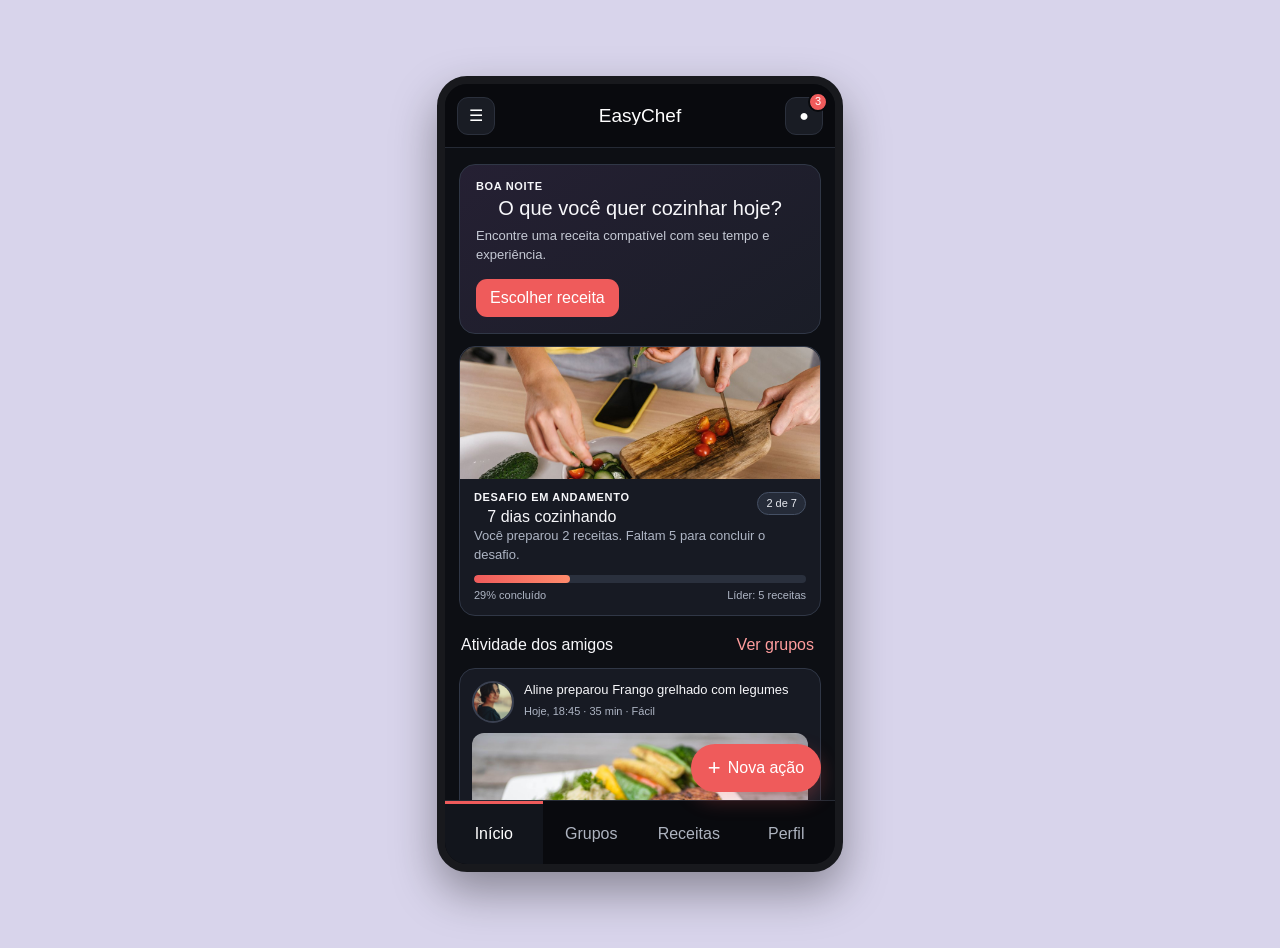
<file: 2026-1-IHC-Portifolio/docs/prototipo.html>
<!DOCTYPE html>

<html lang="pt-BR">
<head>
<meta charset="utf-8"/>
<meta content="width=device-width, initial-scale=1.0" name="viewport"/>
<title>EasyChef — Protótipo revisado</title>
<link href="reset.css" rel="stylesheet"/>
<link href="style.css" rel="stylesheet"/>
<script defer="" src="script.js"></script>
</head>
<body class="prototype-page">
<div class="easychef-proto" id="easychefProto">
<div aria-label="Protótipo interativo do EasyChef" class="easychef-phone" role="application">
<header class="ec-topbar">
<div class="ec-topbar-side">
<button aria-expanded="false" aria-label="Abrir menu" class="ec-icon-btn" id="ecHamburgerBtn" type="button">☰</button>
</div>
<h3 class="ec-title" id="ecScreenTitle">EasyChef</h3>
<button aria-label="Abrir notificações" class="ec-icon-btn ec-notification-btn" id="ecBellBtn" type="button">
<span aria-hidden="true">●</span>
<span class="ec-notification-badge" id="ecNotificationBadge">3</span>
</button>
</header>
<aside aria-hidden="true" aria-label="Menu principal" class="ec-drawer" id="ecDrawer">
<div class="ec-drawer-top">
<div>
<strong>Olá, Chef</strong>
<small>O que vamos preparar?</small>
</div>
<button aria-label="Fechar menu" class="ec-drawer-close" id="ecDrawerClose" type="button">×</button>
</div>
<nav class="ec-drawer-nav">
<button class="ec-drawer-item active" data-ec-view="feed" type="button"><span>Início</span><small>Feed e desafio atual</small></button>
<button class="ec-drawer-item" data-ec-view="grupos" type="button"><span>Meus grupos</span><small>Desafios com amigos</small></button>
<button class="ec-drawer-item" data-ec-view="receitas" type="button"><span>Receitas salvas</span><small>Itens para cozinhar depois</small></button>
<button class="ec-drawer-item" data-ec-view="perfil" type="button"><span>Meu perfil</span><small>Progresso e conquistas</small></button>
<button class="ec-drawer-item" data-ec-view="config" type="button"><span>Configurações</span><small>Preferências do aplicativo</small></button>
<button class="ec-drawer-item" data-ec-view="ajuda" type="button"><span>Ajuda</span><small>Como usar o EasyChef</small></button>
</nav>
</aside>
<button aria-label="Fechar menu" class="ec-backdrop" id="ecBackdrop" tabindex="-1" type="button"></button>
<main class="ec-content" id="ecContent">
<section class="ec-view active" data-ec-title="EasyChef" id="ecView-feed">
<div class="ec-welcome-card">
<div>
<p class="ec-eyebrow">Boa noite</p>
<h4>O que você quer cozinhar hoje?</h4>
<p>Encontre uma receita compatível com seu tempo e experiência.</p>
</div>
<button class="ec-primary-btn" data-ec-view="actions" type="button">Escolher receita</button>
</div>
<article class="ec-group-card"><img alt="Duas pessoas preparando legumes para um desafio culinário" class="ec-challenge-image" loading="lazy" src="img/easychef/desafio-7-dias.jpg"/>
<div class="ec-card-heading">
<div>
<p class="ec-eyebrow">Desafio em andamento</p>
<h4>7 dias cozinhando</h4>
</div>
<span class="ec-status-chip">2 de 7</span>
</div>
<p class="ec-muted">Você preparou 2 receitas. Faltam 5 para concluir o desafio.</p>
<div aria-label="29% do desafio concluído" class="ec-progress"><span style="width:29%"></span></div>
<div class="ec-progress-meta"><span>29% concluído</span><span>Líder: 5 receitas</span></div>
</article>
<div class="ec-section-heading">
<h4>Atividade dos amigos</h4>
<button class="ec-text-btn" data-ec-view="grupos" type="button">Ver grupos</button>
</div>
<div class="ec-feed-list" id="ecFeedList">
<article class="ec-post-card">
<div class="ec-post-header">
<img alt="Foto de perfil de Aline" class="ec-avatar" loading="lazy" src="img/easychef/avatar-aline.jpg"/>
<div class="ec-post-main">
<h4>Aline preparou Frango grelhado com legumes</h4>
<small>Hoje, 18:45 · 35 min · Fácil</small>
</div>
</div><img alt="Frango grelhado com arroz e legumes" class="ec-post-photo" loading="lazy" src="img/easychef/frango-grelhado.jpg"/>
<p>“Usei alho, limão e páprica. Ficou pronto em 35 minutos.”</p>
<div class="ec-post-actions">
<button data-ec-action="like" type="button">Curtir <span>14</span></button>
<button data-ec-action="comment" type="button">Comentar <span>6</span></button>
<button data-ec-view="post" type="button">Ver detalhes</button>
<button data-ec-action="save" type="button">Salvar</button>
</div>
</article>
<article class="ec-post-card">
<div class="ec-post-header">
<div class="ec-avatar ec-avatar-blue">TH</div>
<div class="ec-post-main">
<h4>Thomas preparou Peixe grelhado com salada</h4>
<small>Ontem, 21:10 · 30 min · Iniciante</small>
</div>
</div><img alt="Filé de peixe grelhado acompanhado de salada" class="ec-post-photo" loading="lazy" src="img/easychef/peixe-grelhado.jpg"/>
<p>“Ficou leve e foi mais fácil do que eu esperava.”</p>
<div class="ec-post-actions">
<button data-ec-action="like" type="button">Curtir <span>8</span></button>
<button data-ec-action="comment" type="button">Comentar <span>2</span></button>
<button data-ec-view="post" type="button">Ver detalhes</button>
<button data-ec-action="save" type="button">Salvar</button>
</div>
</article>
</div>
</section>
<section class="ec-view" data-ec-title="Notificações" id="ecView-notificacoes">
<div class="ec-section-heading">
<h4>Notificações</h4>
<button class="ec-text-btn" id="ecMarkRead" type="button">Marcar como lidas</button>
</div>
<div class="ec-notification-list">
<button class="ec-notification-item unread" data-ec-view="post" type="button"><strong>Aline comentou na sua receita</strong><small>“Vou testar essa troca de ingrediente.” · há 8 min</small></button>
<button class="ec-notification-item unread" data-ec-view="grupos" type="button"><strong>Você avançou no desafio</strong><small>Agora são 2 de 7 receitas · há 1 h</small></button>
<button class="ec-notification-item unread" data-ec-view="receitas" type="button"><strong>Nova sugestão para iniciantes</strong><small>Frango cremoso · ontem</small></button>
</div>
</section>
<section class="ec-view" data-ec-title="Meus grupos" id="ecView-grupos">
<div class="ec-section-heading"><h4>Meus grupos</h4><button class="ec-text-btn" data-ec-action="new-group" type="button">Criar grupo</button></div>
<article class="ec-group-detail-card"><img alt="Amigos preparando uma refeição juntos" class="ec-group-media" loading="lazy" src="img/easychef/grupo-cozinha.jpg"/>
<div class="ec-card-heading"><div><h4>Lindinhos</h4><p class="ec-muted">Cozinhar ao menos 3 vezes por semana</p></div><span class="ec-status-chip">4/6</span></div>
<div class="ec-progress"><span style="width:67%"></span></div>
<div class="ec-progress-meta"><span>4 participantes ativos</span><span>214 dias restantes</span></div>
</article>
<article class="ec-group-detail-card"><img alt="Frango grelhado com legumes representando o desafio Chef da Semana" class="ec-group-media" loading="lazy" src="img/easychef/chef-semana.jpg"/>
<div class="ec-card-heading"><div><h4>Chef da Semana</h4><p class="ec-muted">Experimentar uma receita nova até domingo</p></div><span class="ec-status-chip">60%</span></div>
<div class="ec-progress"><span style="width:60%"></span></div>
<div class="ec-progress-meta"><span>Você: 3 receitas</span><span>18 dias restantes</span></div>
</article>
<article class="ec-group-detail-card"><img alt="Prato brasileiro com arroz, feijão e ovo representando refeições econômicas" class="ec-group-media" loading="lazy" src="img/easychef/prato-brasileiro.jpg"/>
<div class="ec-card-heading"><div><h4>Cozinha de República</h4><p class="ec-muted">Planejar refeições econômicas em grupo</p></div><span class="ec-status-chip">1/4</span></div>
<div class="ec-progress"><span style="width:25%"></span></div>
<div class="ec-progress-meta"><span>Meta: 4 refeições</span><span>7 dias restantes</span></div>
</article>
</section>
<section class="ec-view" data-ec-title="Receitas salvas" id="ecView-receitas">
<div class="ec-section-heading"><h4>Receitas salvas</h4><button class="ec-text-btn" data-ec-view="buscar" type="button">Buscar mais</button></div>



<button class="ec-recipe-card" data-ec-view="cozinhar" data-image="img/easychef/frango-grelhado.jpg" data-recipe="Frango grelhado com legumes" type="button"><img alt="Frango grelhado com legumes servido em um prato" class="ec-recipe-thumb" loading="lazy" src="img/easychef/frango-grelhado.jpg"/><span class="ec-recipe-copy"><strong>Frango grelhado com legumes</strong><small>35 min · Fácil · Alto teor de proteína</small></span><span aria-hidden="true" class="ec-recipe-arrow">›</span></button><button class="ec-recipe-card" data-ec-view="cozinhar" data-image="img/easychef/frango-cremoso.jpg" data-recipe="Frango cremoso" type="button"><img alt="Frango cremoso servido em um prato" class="ec-recipe-thumb" loading="lazy" src="img/easychef/frango-cremoso.jpg"/><span class="ec-recipe-copy"><strong>Frango cremoso</strong><small>40 min · Fácil · 4 porções</small></span><span aria-hidden="true" class="ec-recipe-arrow">›</span></button><button class="ec-recipe-card" data-ec-view="cozinhar" data-image="img/easychef/prato-brasileiro.jpg" data-recipe="Prato brasileiro completo" type="button"><img alt="Prato brasileiro completo servido em um prato" class="ec-recipe-thumb" loading="lazy" src="img/easychef/prato-brasileiro.jpg"/><span class="ec-recipe-copy"><strong>Prato brasileiro completo</strong><small>45 min · Iniciante · Baixo custo</small></span><span aria-hidden="true" class="ec-recipe-arrow">›</span></button></section>
<section class="ec-view" data-ec-title="Meu perfil" id="ecView-perfil">
<div class="ec-profile-card">
<img alt="Foto de perfil do usuário Chef Easy" class="ec-profile-avatar" loading="lazy" src="img/easychef/avatar-chef.jpg"/>
<div><h4>Chef Easy</h4><p class="ec-muted">Cozinhando com mais constância</p></div>
</div>
<div class="ec-stat-grid">
<div><strong>12</strong><span>receitas</span></div>
<div><strong>4</strong><span>dias seguidos</span></div>
<div><strong>6</strong><span>conquistas</span></div>
</div>
<article class="ec-simple-card"><strong>Próxima conquista</strong><p>Prepare mais 1 receita para liberar “Semana completa”.</p><div class="ec-progress"><span style="width:80%"></span></div></article>
</section>
<section class="ec-view" data-ec-title="Configurações" id="ecView-config">
<h4 class="ec-view-title">Configurações</h4>
<label class="ec-setting-row"><span><strong>Lembretes de cozinha</strong><small>Receba sugestões no horário escolhido</small></span><input checked="" type="checkbox"/></label>
<label class="ec-setting-row"><span><strong>Atividade dos grupos</strong><small>Comentários, desafios e convites</small></span><input checked="" type="checkbox"/></label>
<label class="ec-setting-row"><span><strong>Perfil visível para amigos</strong><small>Permite que amigos vejam suas receitas</small></span><input type="checkbox"/></label>
<button class="ec-secondary-btn" data-ec-view="ajuda" type="button">Abrir ajuda e documentação</button>
</section>
<section class="ec-view" data-ec-title="Ajuda" id="ecView-ajuda">
<h4 class="ec-view-title">Como usar o EasyChef</h4>
<article class="ec-help-card"><strong>1. Escolha o que fazer</strong><p>Use o botão “Nova ação” para encontrar uma receita ou registrar um prato já preparado.</p></article>
<article class="ec-help-card"><strong>2. Filtre conforme sua rotina</strong><p>Combine tempo, custo e nível de experiência para reduzir a quantidade de opções.</p></article>
<article class="ec-help-card"><strong>3. Acompanhe o preparo</strong><p>Confira ingredientes, siga os passos e registre o resultado quando terminar.</p></article>
<details class="ec-faq"><summary>Qual é a diferença entre receita do EasyChef e de amigo?</summary><p>Receitas do EasyChef são organizadas pela plataforma. Receitas de amigo vêm das publicações das pessoas que você segue.</p></details>
<details class="ec-faq"><summary>Como registrar algo que já cozinhei?</summary><p>Abra “Nova ação” e escolha “Registrar prato que preparei”.</p></details>
</section>
<section class="ec-view" data-ec-title="Nova ação" id="ecView-actions">
<h4 class="ec-view-title">O que você quer fazer?</h4>
<p class="ec-muted ec-view-intro">Escolha uma opção. Você poderá voltar sem perder seu progresso.</p>
<button class="ec-action-card" data-ec-view="buscar" data-search-mode="easychef" type="button"><span class="ec-action-icon">1</span><span><strong>Encontrar uma receita do EasyChef</strong><small>Filtre por tempo, custo e experiência.</small></span><span aria-hidden="true">›</span></button>
<button class="ec-action-card" data-ec-view="buscar" data-search-mode="amigos" type="button"><span class="ec-action-icon">2</span><span><strong>Cozinhar uma receita de amigo</strong><small>Veja receitas publicadas por pessoas que você segue.</small></span><span aria-hidden="true">›</span></button>
<button class="ec-action-card" data-ec-view="nova" type="button"><span class="ec-action-icon">3</span><span><strong>Registrar prato que preparei</strong><small>Adicione foto, nome e comentário ao seu feed.</small></span><span aria-hidden="true">›</span></button>
</section>
<section class="ec-view" data-ec-title="Encontrar receita" id="ecView-buscar">
<h4 class="ec-view-title" id="ecSearchHeading">Receitas do EasyChef</h4>
<label class="ec-search-label" for="ecSearchInput">O que você quer cozinhar?</label>
<input class="ec-input" id="ecSearchInput" placeholder="Ex.: frango, macarrão ou arroz" type="search"/>
<p class="ec-filter-label">Filtros ativos</p>
<div aria-label="Filtros de receita" class="ec-chip-row">
<button aria-pressed="true" class="ec-chip active" data-filter="rapida" type="button">Até 40 min</button>
<button aria-pressed="false" class="ec-chip" data-filter="barata" type="button">Baixo custo</button>
<button aria-pressed="false" class="ec-chip" data-filter="iniciante" type="button">Iniciante</button>
</div>
<p aria-live="polite" class="ec-results-summary" id="ecResultsSummary">3 receitas encontradas</p>
<div id="ecRecipeResults"><button class="ec-recipe-card" data-ec-view="cozinhar" data-image="img/easychef/frango-grelhado.jpg" data-name="Frango grelhado com legumes" data-recipe="Frango grelhado com legumes" data-tags="rapida iniciante" type="button"><img alt="Frango grelhado com legumes servido em um prato" class="ec-recipe-thumb" loading="lazy" src="img/easychef/frango-grelhado.jpg"/><span class="ec-recipe-copy"><strong>Frango grelhado com legumes</strong><small>35 min · Fácil · 4 porções</small></span><span aria-hidden="true" class="ec-recipe-arrow">›</span></button><button class="ec-recipe-card" data-ec-view="cozinhar" data-image="img/easychef/frango-cremoso.jpg" data-name="Frango cremoso" data-recipe="Frango cremoso" data-tags="rapida barata iniciante" type="button"><img alt="Frango cremoso servido em um prato" class="ec-recipe-thumb" loading="lazy" src="img/easychef/frango-cremoso.jpg"/><span class="ec-recipe-copy"><strong>Frango cremoso</strong><small>40 min · Fácil · 4 porções</small></span><span aria-hidden="true" class="ec-recipe-arrow">›</span></button><button class="ec-recipe-card" data-ec-view="cozinhar" data-image="img/easychef/peixe-grelhado.jpg" data-name="Peixe grelhado com salada" data-recipe="Peixe grelhado com salada" data-tags="rapida iniciante" type="button"><img alt="Peixe grelhado com salada servido em um prato" class="ec-recipe-thumb" loading="lazy" src="img/easychef/peixe-grelhado.jpg"/><span class="ec-recipe-copy"><strong>Peixe grelhado com salada</strong><small>30 min · Iniciante · Refeição leve</small></span><span aria-hidden="true" class="ec-recipe-arrow">›</span></button><button class="ec-recipe-card" data-ec-view="cozinhar" data-image="img/easychef/refeicao-saudavel.jpg" data-name="Refeição saudável com arroz" data-recipe="Refeição saudável com arroz" data-tags="barata iniciante" type="button"><img alt="Refeição saudável com arroz servido em um prato" class="ec-recipe-thumb" loading="lazy" src="img/easychef/refeicao-saudavel.jpg"/><span class="ec-recipe-copy"><strong>Refeição saudável com arroz</strong><small>50 min · Fácil · Refeição completa</small></span><span aria-hidden="true" class="ec-recipe-arrow">›</span></button></div>
</section>
<section class="ec-view" data-ec-title="Preparar receita" id="ecView-cozinhar">
<p class="ec-eyebrow">Receita selecionada</p>
<h4 class="ec-view-title" id="ecRecipeTitle">Frango grelhado com legumes</h4><img alt="Frango grelhado com arroz e legumes" class="ec-cook-image" id="ecCookImage" loading="lazy" src="img/easychef/frango-grelhado.jpg"/>
<div aria-label="Etapas da receita" class="ec-step-progress" role="list">
<button aria-current="step" class="ec-step active" data-step="0" type="button">1. Ingredientes</button>
<button class="ec-step" data-step="1" type="button">2. Preparo</button>
<button class="ec-step" data-step="2" type="button">3. Finalizar</button>
</div>
<div class="ec-cook-panel active" data-step-panel="0">
<h5>Separe os ingredientes</h5><div id="ecIngredientList"></div>




<p class="ec-tip"><strong>Dica:</strong> marque cada item para evitar esquecer ingredientes durante o preparo.</p>
</div>
<div class="ec-cook-panel" data-step-panel="1">
<h5>Siga o preparo</h5>
<ol class="ec-instruction-list" id="ecInstructionList"><li>Misture os ingredientes da massa.</li><li>Grelhe o frango e tempere a gosto.</li><li>Monte as panquecas e leve ao forno por 10 minutos.</li></ol>
<p class="ec-tip"><strong>Tempo estimado: </strong><span id="ecCookTime">35 minutos</span></p>
</div>
<div class="ec-cook-panel" data-step-panel="2">
<h5>Está tudo pronto?</h5>
<p>Revise a receita e registre como ficou para acompanhar seu progresso.</p>
<p class="ec-tip"><strong>Você avançará no desafio:</strong> 3 de 7 receitas.</p>
</div>
<div class="ec-step-controls">
<button class="ec-secondary-btn" disabled="" id="ecPrevStep" type="button">Etapa anterior</button>
<button class="ec-primary-btn" id="ecNextStep" type="button">Próxima etapa</button>
</div>
</section>
<section class="ec-view" data-ec-title="Registrar prato" id="ecView-nova">
<h4 class="ec-view-title">Registrar prato que preparei</h4>
<p class="ec-muted ec-view-intro">Conte como ficou. Os campos marcados são necessários para publicar.</p>
<form id="ecPostForm" novalidate="">
<label class="ec-field-label" for="ecRecipeName">Nome do prato <span>Obrigatório</span></label>
<input class="ec-input" id="ecRecipeName" name="recipeName" placeholder="Ex.: Panqueca integral de frango" required=""/>
<label class="ec-field-label" for="ecRecipeDescription">Como ficou? <span>Obrigatório</span></label>
<textarea class="ec-input ec-textarea" id="ecRecipeDescription" name="description" placeholder="Conte o que funcionou, o que mudou e quanto tempo levou." required=""></textarea>
<button class="ec-upload" id="ecUploadButton" type="button"><img alt="Prévia da foto selecionada para a publicação" class="ec-upload-preview" hidden="" id="ecUploadPreview" loading="lazy" src="img/easychef/prato-brasileiro.jpg"/><strong id="ecUploadText">Adicionar foto</strong><small>Tirar foto ou escolher da galeria</small></button>
<p class="ec-form-error" hidden="" id="ecFormError" role="alert"></p>
<button class="ec-submit" type="submit">Publicar no feed</button>
</form>
</section>
<section class="ec-view" data-ec-title="Detalhes da receita" id="ecView-post">
<img alt="Frango grelhado com arroz e legumes" class="ec-post-detail-image" loading="lazy" src="img/easychef/frango-grelhado.jpg"/>
<h4 class="ec-view-title">Frango grelhado com legumes</h4>
<p class="ec-muted">40 min · Dificuldade média · 4 porções</p>
<article class="ec-simple-card"><strong>Sobre a receita</strong><p>Frango grelhado acompanhado de arroz e legumes, com preparo simples para a rotina.</p></article>
<div class="ec-post-detail-actions">
<button class="ec-secondary-btn" data-ec-view="cozinhar" data-image="img/easychef/frango-grelhado.jpg" data-recipe="Frango grelhado com legumes" type="button">Preparar esta receita</button>
<button class="ec-secondary-btn" data-ec-action="save" type="button">Salvar receita</button>
</div>
</section>
</main>
<button aria-label="Abrir opções para cozinhar ou registrar um prato" class="ec-fab" id="ecFab" type="button"><span aria-hidden="true">+</span><span>Nova ação</span></button>
<nav aria-label="Navegação principal" class="ec-bottom-nav">
<button class="ec-bottom-item active" data-ec-view="feed" type="button"><span>Início</span></button>
<button class="ec-bottom-item" data-ec-view="grupos" type="button"><span>Grupos</span></button>
<button class="ec-bottom-item" data-ec-view="receitas" type="button"><span>Receitas</span></button>
<button class="ec-bottom-item" data-ec-view="perfil" type="button"><span>Perfil</span></button>
</nav>
<div aria-live="polite" class="ec-toast" id="ecToast" role="status"></div>
</div>
</div>
</body>
</html>
</file>
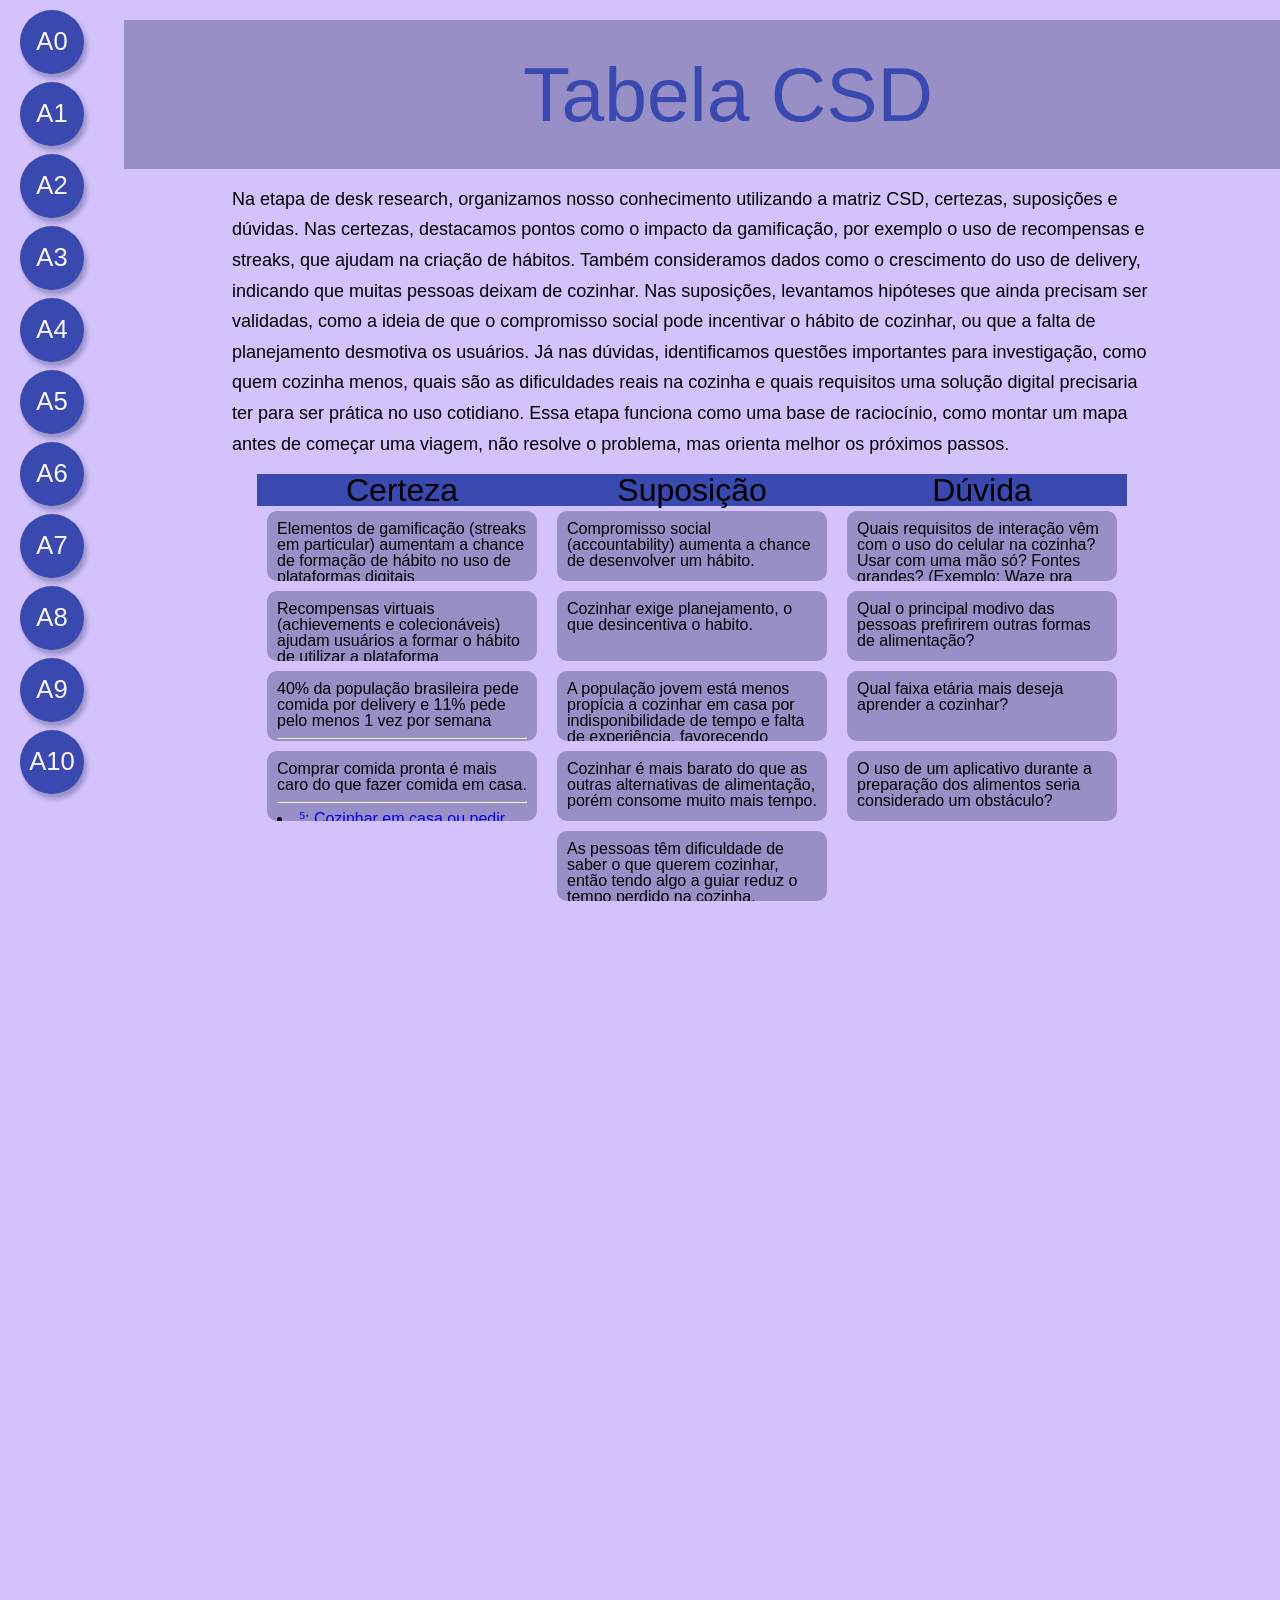
<file: 2026-1-IHC-Portifolio/2026-1-IHC-Portifolio/docs/principal.html>
<!DOCTYPE html>
<html lang="pt-BR">
<head>
  <meta charset="UTF-8" />
  <meta http-equiv="refresh" content="0; url=../../docs/principal.html" />
  <title>Redirecionando...</title>
</head>
<body></body>
</html>
</file>
<file: 2026-1-IHC-Portifolio/docs/style.css>
:root {
    --A: #28262C;
    --B: #998FC7;
    --C: #D4C2FC;
    --D: #F9F5FF;
    --E: #3949AF;
    --F: #001076;
    --G: #B9B5BF;
}

html {
    background-color: var(--C);
    font-family: "Segoe UI", Arial, sans-serif;
}

body {
    min-height: 100vh;
    overflow-x: hidden;
}



/************************************************************/



.container {
    display: flex;
    width: 100%;
    min-height: 100vh;
}

.sidebar-conteudo {
    display: flex;
    width: 100px;
    min-height: 100vh;
    background-color: var(--C);
    position: sticky;
    top: 0;
    align-self: flex-start;
    z-index: 20;
}

.sidebar-conteudo ul {
    width: 100%;
    display: flex;
    flex-direction: column;
    align-items: center;
    gap: 8px;
    padding: 10px 0;
}

.sidebar-pag {
    width: 100%;
    display: flex;
    justify-content: center;
}


.button {
    border-radius: 50px;
    padding: 15px;
    font-size: clamp(24px, 2vw, 34px);
    width: 62px;
    height: 62px;
    text-decoration: none;
    margin: 0;
    color: var(--D);
    text-align: center;
    font-family: "Arial Black", "Segoe UI", sans-serif;
    display: flex;
    flex-direction: column;
    align-items: center;
    justify-content: center;
    line-height: 1;
    position: relative;
    cursor: pointer;
}

.button:active {
  transform: translate(0px, 5px);
  -webkit-transform: translate(0px, 5px);
  box-shadow: 0px 1px 0px 0px;
}

.nav {
  background-color: var(--E);
  box-shadow: 3px 5px 5px var(--B);
  border-radius: 50px;
    width: 62px;
    transition: width .25s ease-in-out, background-color .25s ease-in-out;
}
.nav p{
        margin-top: 5px;
        font-size: 0;
    opacity: 0;
        max-width: 0;
        overflow: hidden;
        text-overflow: ellipsis;
    white-space: nowrap;
        transition: opacity .25s ease-in-out, font-size .25s ease-in-out, max-width .25s ease-in-out;
}

@media (hover: hover) and (pointer: fine) {
        .nav:hover {
                background-color: var(--F);
                width: 188px;
        }

        .nav:hover p {
                opacity: 1;
                font-size: 16px;
                max-width: 148px;
        }
}

.main {
    width: 100%;
    display: flex;
    flex-flow: column;
    align-items: center;
    padding: 20px;
}



/************************************************************/



.HMW-background {
    font-family: "Segoe UI", Arial, sans-serif;
    display: flex;
    flex-flow: column;
    align-items: center;
    text-align: center;
    background-color: var(--B);
}

h1 {
    color: var(--F);
    font-size: clamp(40px, 7.4vw, 100px);
    font-weight: bold;
    line-height: 1.1;
    padding: clamp(20px, 5vh, 60px) 0;
    background-color: var(--B);
    text-align: center;
}

h2 {
    color: var(--E);
    font-size: clamp(34px, 6vw, 80px);
    padding: clamp(14px, 4vh, 44px);
    background-color: var(--B);
    text-align: center;
    width: 100%;
}

h3 {
    color: var(--E);
    font-size: clamp(30px, 5.6vw, 72px);
    padding: clamp(12px, 3.6vh, 34px);
    background-color: var(--B);
}

h4 {
    color: black;
    font-size: clamp(22px, 3vw, 40px);
    line-height: 1.3;
    text-align: center;
}

/************************************************************/



table {
    background-color: var(--C);
    border: 5px solid var(--E);
    display: flex;
    justify-content: space-around;
    text-align: justify;
    font-family: "Segoe UI", Arial, sans-serif;
}

tr {
    display: flex;
    justify-content: space-around;
    margin: 10px;
}

th {
    font-size: 32px;
}

td {
    overflow: scroll;
    margin: 5px 10px 0px 10px;
    padding: 10px;
    font-size: 16px;
    background-color: var(--B);
    width: 250px;
    height: 100px;
    text-overflow: ellipsis;
    border-radius: 10px;
    /* transition: all .25s ease-in-out; */
}

/*
td:hover {
    height: 150px;
    transform: translate(0px, 5px);
}
*/


/**********************************************************/


.table {
    width: fit-content;
    display: flex;
    flex-flow: row;

}

.t-col {
    display: flex;
    flex-flow: column;
    overflow: scroll;
}

.t-header {
    font-size: 32px;
    text-align: center;
    width: fill-available;
    background-color: var(--E);
}




.t-cell {
    overflow: scroll;
    margin: 5px 10px 5px 10px;
    padding: 10px;
    font-size: 16px;
    background-color: var(--B);
    width: 250px;
    height: 50px;
    text-overflow: ellipsis;
    border-radius: 10px;
    transition: all .25s ease-in-out; 

}


.t-cell:hover {
    height: 150px;
    overflow: scroll;
    transform: translate(0px, 5px);
}


.t-reff {
    text-align: bottom;
    
}



/*********************************************************/



#Tabela-Analise-Competitiva {
    width: 80%;
    height: 700px;
    margin-left: 10%;
    margin-right: 10%;
    margin-top: 15px;
}



/*********************************************************/



.formlink {
    margin-top: 256px;
    padding: 32px;
    border-radius: 48px;
    font-size: 40px;
    background-color: var(--D);
    border: 6px var(--D) solid;
    transition: all .15s ease-in-out;
}

.formlink:hover {
    background-color: var(--G);
    border: 6px var(--E) solid;
    
}

.formlink a {
    text-decoration: none;
    color: var(--E)
}


/***************************************************/

.nav-bar {
    list-style-type: none;
    margin: 0;
    padding: 0;
    overflow: hidden;
    background-color: #333333;
    flex-flow: row;
}

.nav-item {
    float: left;
}

.section {
    width: 100%;
}

.explanation {
    font-size: clamp(15px, 1.8vw, 18px);
    line-height: 1.7;
    max-width: 920px;
    margin: 15px auto;
    padding: 0 14px;
}

.internal-content{
    display: flex;
    flex-flow: row;
    width: auto;
}

.side-col {
    width: 20%;
}

.persona {
    max-width: 400px;
    margin-right: 5vh;
}

.persona-box {
    display: flex;
    margin: 5vh;
    gap: 22px;
}

/*********************************************************/

.easychef-proto {
    width: 100%;
    display: flex;
    justify-content: center;
    margin: 20px 0 40px;
}

.easychef-phone {
    --ec-bg: #0d0f14;
    --ec-surface: #171a23;
    --ec-surface-2: #202532;
    --ec-border: #303746;
    --ec-text: #f7f7fa;
    --ec-muted: #aeb5c4;
    --ec-primary: #ef5b5b;
    --ec-primary-dark: #c94141;
    --ec-success: #4fbe83;
    width: 390px;
    height: 780px;
    border-radius: 30px;
    border: 8px solid #18191d;
    background: var(--ec-bg);
    color: var(--ec-text);
    position: relative;
    overflow: hidden;
    box-shadow: 0 20px 45px rgba(0,0,0,.36);
    font-family: "Segoe UI", Arial, sans-serif;
}

.easychef-phone * { box-sizing: border-box; }
.easychef-phone button, .easychef-phone input, .easychef-phone textarea { font: inherit; }
.easychef-phone button:focus-visible, .easychef-phone input:focus-visible, .easychef-phone textarea:focus-visible, .easychef-phone summary:focus-visible { outline: 3px solid #ffd166; outline-offset: 2px; }

.ec-topbar {
    height: 64px;
    display: grid;
    grid-template-columns: 76px 1fr 76px;
    align-items: center;
    padding: 0 12px;
    background: #090a0e;
    border-bottom: 1px solid #252a35;
    position: relative;
    z-index: 20;
}

.ec-topbar-side { display: flex; align-items: center; gap: 6px; }
.ec-title { margin: 0; padding: 0; width: auto; background: transparent; color: #fff; font-size: 19px; text-align: center; overflow: hidden; text-overflow: ellipsis; white-space: nowrap; }
.ec-icon-btn { width: 38px; height: 38px; border: 1px solid #2b303c; border-radius: 11px; background: #191c24; color: #fff; cursor: pointer; display: inline-flex; align-items: center; justify-content: center; }
.ec-back-btn { font-size: 20px; }
.ec-notification-btn { position: relative; justify-self: end; font-size: 16px; }
.ec-notification-badge { position: absolute; top: -6px; right: -6px; min-width: 20px; height: 20px; padding: 0 5px; border-radius: 999px; background: var(--ec-primary); color: #fff; border: 2px solid #090a0e; font-size: 11px; display: flex; align-items: center; justify-content: center; }
.ec-notification-badge[hidden] { display: none; }

.ec-content { height: calc(100% - 128px); overflow-y: auto; padding: 16px 14px 94px; scroll-behavior: smooth; }
.ec-view { display: none; animation: ecFade .16s ease-out; }
.ec-view.active { display: block; }
@keyframes ecFade { from { opacity: .35; transform: translateY(4px); } to { opacity: 1; transform: translateY(0); } }

.ec-view h4, .ec-view h5, .ec-view p { color: inherit; }
.ec-view-title { margin: 0 0 8px; padding: 0; background: transparent; color: #fff; font-size: 20px; text-align: left; }
.ec-view-intro { margin-bottom: 16px; }
.ec-eyebrow { margin: 0 0 4px; color: #ffb2b2; font-size: 11px; font-weight: 700; letter-spacing: .06em; text-transform: uppercase; }
.ec-muted { color: var(--ec-muted) !important; font-size: 13px; line-height: 1.45; }

.ec-welcome-card, .ec-group-card, .ec-group-detail-card, .ec-simple-card, .ec-post-card, .ec-help-card, .ec-profile-card, .ec-setting-row, .ec-faq {
    background: var(--ec-surface);
    border: 1px solid var(--ec-border);
    border-radius: 16px;
}

.ec-welcome-card { padding: 16px; margin-bottom: 12px; background: linear-gradient(145deg, #252033, #1a1d27); }
.ec-welcome-card h4 { margin: 0 0 6px; font-size: 20px; line-height: 1.25; }
.ec-welcome-card p:not(.ec-eyebrow) { margin: 0 0 14px; color: #c5c9d4; font-size: 13px; line-height: 1.45; }

.ec-group-card, .ec-group-detail-card { padding: 14px; margin-bottom: 12px; }
.ec-card-heading, .ec-section-heading, .ec-post-header, .ec-progress-meta { display: flex; align-items: flex-start; justify-content: space-between; gap: 10px; }
.ec-card-heading h4, .ec-section-heading h4 { margin: 0; font-size: 16px; }
.ec-section-heading { align-items: center; margin: 16px 2px 10px; }
.ec-status-chip { flex: 0 0 auto; border: 1px solid #455064; background: #252b38; border-radius: 999px; padding: 5px 8px; font-size: 11px; color: #e7e9ef; }
.ec-progress { height: 8px; background: #2a303d; border-radius: 999px; overflow: hidden; margin: 10px 0 7px; }
.ec-progress span { display: block; height: 100%; background: linear-gradient(90deg, var(--ec-primary), #ff8b6c); border-radius: inherit; }
.ec-progress-meta { color: var(--ec-muted); font-size: 11px; }

.ec-feed-list { display: grid; gap: 10px; }
.ec-post-card { padding: 12px; }
.ec-post-header { justify-content: flex-start; }
.ec-avatar, .ec-profile-avatar { width: 42px; height: 42px; flex: 0 0 42px; border-radius: 50%; background: #e05252; display: flex; align-items: center; justify-content: center; font-size: 12px; font-weight: 800; }
.ec-avatar-blue { background: #526ee0; }
.ec-post-main { min-width: 0; }
.ec-post-main h4 { margin: 0 0 3px; font-size: 13px; line-height: 1.35; }
.ec-post-main small { color: var(--ec-muted); font-size: 11px; }
.ec-post-card > p { margin: 9px 0; color: #d8dbe3; font-size: 12px; line-height: 1.4; }
.ec-post-actions { display: grid; grid-template-columns: repeat(4, minmax(0,1fr)); gap: 5px; }
.ec-post-actions button { min-width: 0; border: 1px solid #333b4a; border-radius: 9px; background: #212632; color: #dce0e8; padding: 7px 3px; font-size: 10px; cursor: pointer; white-space: nowrap; overflow: hidden; text-overflow: ellipsis; }
.ec-post-actions button.active { border-color: var(--ec-primary); background: rgba(239,91,91,.15); color: #fff; }

.ec-primary-btn, .ec-secondary-btn, .ec-submit, .ec-text-btn { border: none; cursor: pointer; }
.ec-primary-btn, .ec-submit { background: var(--ec-primary); color: #fff; border-radius: 11px; padding: 11px 14px; font-weight: 700; text-align: center; }
.ec-primary-btn:hover, .ec-submit:hover { background: var(--ec-primary-dark); }
.ec-secondary-btn { width: 100%; background: #252b38; color: #fff; border: 1px solid #3a4354; border-radius: 11px; padding: 10px 12px; text-align: center; }
.ec-secondary-btn:disabled { opacity: .45; cursor: not-allowed; }
.ec-text-btn { background: transparent; color: #ff9d9d; padding: 5px; font-size: 12px; }

.ec-notification-list { display: grid; gap: 8px; }
.ec-notification-item { width: 100%; text-align: left; border: 1px solid var(--ec-border); border-radius: 13px; background: var(--ec-surface); color: #fff; padding: 12px; cursor: pointer; }
.ec-notification-item.unread { border-left: 4px solid var(--ec-primary); }
.ec-notification-item small { display: block; margin-top: 5px; color: var(--ec-muted); line-height: 1.35; }

.ec-recipe-card, .ec-action-card { width: 100%; border: 1px solid var(--ec-border); border-radius: 14px; background: var(--ec-surface); color: #fff; padding: 12px; margin-bottom: 8px; cursor: pointer; text-align: left; display: flex; align-items: center; justify-content: space-between; gap: 10px; }
.ec-recipe-card > span:first-child, .ec-action-card > span:nth-child(2) { display: grid; gap: 4px; min-width: 0; }
.ec-recipe-card small, .ec-action-card small { color: var(--ec-muted); font-size: 11px; line-height: 1.3; }
.ec-action-card { align-items: center; }
.ec-action-icon { width: 34px; height: 34px; flex: 0 0 34px; border-radius: 10px; background: rgba(239,91,91,.16); color: #ffaaaa; display: flex; align-items: center; justify-content: center; font-weight: 800; }

.ec-profile-card { padding: 14px; display: flex; align-items: center; gap: 12px; }
.ec-profile-card h4 { margin: 0; }
.ec-stat-grid { display: grid; grid-template-columns: repeat(3,1fr); gap: 8px; margin: 10px 0; }
.ec-stat-grid div { background: var(--ec-surface); border: 1px solid var(--ec-border); border-radius: 12px; padding: 10px 5px; text-align: center; display: grid; gap: 3px; }
.ec-stat-grid strong { font-size: 20px; }
.ec-stat-grid span { color: var(--ec-muted); font-size: 10px; }
.ec-simple-card { padding: 13px; margin-bottom: 8px; font-size: 13px; }
.ec-simple-card p { margin: 5px 0 0; color: #d4d7df; line-height: 1.4; }

.ec-setting-row { padding: 13px; margin-bottom: 8px; display: flex; align-items: center; justify-content: space-between; gap: 12px; }
.ec-setting-row span { display: grid; gap: 3px; }
.ec-setting-row small { color: var(--ec-muted); font-size: 11px; line-height: 1.3; }
.ec-setting-row input { width: 20px; height: 20px; accent-color: var(--ec-primary); }
.ec-help-card { padding: 13px; margin-bottom: 8px; }
.ec-help-card p { margin: 5px 0 0; color: var(--ec-muted); font-size: 12px; line-height: 1.4; }
.ec-faq { margin-top: 8px; padding: 11px 12px; }
.ec-faq summary { cursor: pointer; font-weight: 700; }
.ec-faq p { color: var(--ec-muted); font-size: 12px; line-height: 1.4; }

.ec-search-label, .ec-field-label, .ec-filter-label { display: block; margin: 10px 0 6px; font-size: 12px; font-weight: 700; color: #e8eaf0; }
.ec-field-label span { float: right; color: #ffaaaa; font-size: 10px; font-weight: 400; }
.ec-input { width: 100%; margin-bottom: 8px; background: #12151d; border: 1px solid #3b4352; border-radius: 11px; color: #fff; padding: 11px; font-size: 13px; }
.ec-input::placeholder { color: #858d9d; }
.ec-textarea { min-height: 96px; resize: vertical; }
.ec-chip-row { display: flex; gap: 7px; margin-bottom: 8px; flex-wrap: wrap; }
.ec-chip { border: 1px solid #3d4657; background: #1d222d; color: #d8dce5; border-radius: 999px; padding: 7px 10px; font-size: 11px; cursor: pointer; }
.ec-chip.active { border-color: var(--ec-primary); background: rgba(239,91,91,.15); color: #fff; }
.ec-results-summary { margin: 7px 0 10px; color: var(--ec-muted); font-size: 11px; }

.ec-step-progress { display: grid; grid-template-columns: repeat(3,1fr); gap: 6px; margin: 12px 0; }
.ec-step { border: 1px solid #394253; background: #1a1f29; color: #b8bfcc; border-radius: 9px; padding: 8px 3px; font-size: 10px; cursor: pointer; }
.ec-step.active { border-color: var(--ec-primary); background: rgba(239,91,91,.14); color: #fff; }
.ec-cook-panel { display: none; background: var(--ec-surface); border: 1px solid var(--ec-border); border-radius: 14px; padding: 14px; }
.ec-cook-panel.active { display: block; }
.ec-cook-panel h5 { margin: 0 0 10px; font-size: 15px; }
.ec-check-row { display: flex; gap: 9px; align-items: center; padding: 8px 2px; border-bottom: 1px solid #2b313e; font-size: 13px; }
.ec-check-row input { accent-color: var(--ec-primary); }
.ec-tip { margin: 11px 0 0; padding: 10px; border-left: 3px solid #ffd166; background: #252718; color: #e6e2c6 !important; font-size: 12px; line-height: 1.4; }
.ec-instruction-list { margin: 0; padding-left: 20px; color: #e0e3ea; font-size: 13px; line-height: 1.55; }
.ec-step-controls { display: grid; grid-template-columns: 1fr 1fr; gap: 8px; margin-top: 10px; }

.ec-upload { width: 100%; min-height: 92px; border: 2px dashed #454f61; border-radius: 13px; background: #171b24; color: #fff; margin: 4px 0 10px; display: flex; flex-direction: column; align-items: center; justify-content: center; gap: 4px; cursor: pointer; }
.ec-upload small { color: var(--ec-muted); }
.ec-upload.selected { border-style: solid; border-color: var(--ec-success); background: rgba(79,190,131,.09); }
.ec-form-error { margin: 0 0 9px; padding: 9px; border-radius: 9px; background: rgba(239,91,91,.14); color: #ffb1b1 !important; font-size: 12px; }
.ec-submit { width: 100%; }

.ec-post-detail-image { height: 170px; border-radius: 16px; background: linear-gradient(135deg,#3a4050,#20242f); display: flex; align-items: center; justify-content: center; color: #c0c6d1; margin-bottom: 12px; }
.ec-post-detail-actions { display: grid; grid-template-columns: 1fr 1fr; gap: 8px; }

.ec-drawer { position: absolute; inset: 0 auto 0 -282px; width: 274px; background: #101218; border-right: 1px solid #303643; transition: left .2s ease; z-index: 50; padding: 14px 10px; }
.ec-drawer.open { left: 0; }
.ec-drawer-top { display: flex; align-items: flex-start; justify-content: space-between; gap: 10px; padding: 5px 7px 14px; }
.ec-drawer-top > div { display: grid; gap: 3px; }
.ec-drawer-top small { color: var(--ec-muted); }
.ec-drawer-close { width: 34px; height: 34px; border: 1px solid #333946; border-radius: 9px; background: #1d212a; color: #fff; font-size: 22px; cursor: pointer; }
.ec-drawer-nav { display: grid; gap: 5px; }
.ec-drawer-item { width: 100%; border: none; border-left: 3px solid transparent; border-radius: 10px; background: transparent; color: #e3e5eb; text-align: left; padding: 10px; cursor: pointer; display: grid; gap: 2px; }
.ec-drawer-item small { color: var(--ec-muted); font-size: 10px; }
.ec-drawer-item:hover { background: #1c2029; }
.ec-drawer-item.active { background: #242936; border-left-color: var(--ec-primary); color: #fff; }
.ec-backdrop { position: absolute; inset: 0; border: none; background: rgba(0,0,0,.55); opacity: 0; pointer-events: none; transition: opacity .18s ease; z-index: 40; }
.ec-backdrop.show { opacity: 1; pointer-events: auto; }

.ec-fab { position: absolute; right: 14px; bottom: 72px; min-width: 130px; height: 48px; border-radius: 999px; border: none; background: var(--ec-primary); color: #fff; padding: 0 16px; display: flex; align-items: center; justify-content: center; gap: 7px; font-weight: 800; cursor: pointer; z-index: 15; box-shadow: 0 8px 20px rgba(239,91,91,.28); }
.ec-fab > span:first-child { font-size: 22px; line-height: 1; }
.ec-fab.hidden { display: none; }
.ec-bottom-nav { position: absolute; left: 0; right: 0; bottom: 0; height: 64px; display: grid; grid-template-columns: repeat(4,1fr); background: #090a0e; border-top: 1px solid #262b35; z-index: 14; }
.ec-bottom-item { border: none; border-top: 3px solid transparent; background: transparent; color: #aeb4c0; cursor: pointer; font-size: 11px; }
.ec-bottom-item.active { color: #fff; border-top-color: var(--ec-primary); background: #12151c; }

.ec-toast { position: absolute; left: 16px; right: 16px; bottom: 78px; border-radius: 11px; background: #effbf4; color: #164b2f; padding: 11px 13px; font-size: 12px; font-weight: 700; box-shadow: 0 8px 24px rgba(0,0,0,.35); opacity: 0; transform: translateY(12px); pointer-events: none; transition: .2s ease; z-index: 60; }
.ec-toast.show { opacity: 1; transform: translateY(0); }



/* Imagens reais incorporadas ao protótipo */
.ec-challenge-image, .ec-group-media, .ec-post-photo, .ec-cook-image, .ec-post-detail-image {
    width: 100%;
    display: block;
    object-fit: cover;
    background: #20242f;
}
.ec-challenge-image { height: 132px; margin: -14px -14px 13px; width: calc(100% + 28px); border-radius: 16px 16px 0 0; }
.ec-group-media { height: 108px; margin: -14px -14px 12px; width: calc(100% + 28px); border-radius: 16px 16px 0 0; }
.ec-post-photo { height: 180px; margin: 10px 0 8px; border-radius: 12px; }
.ec-avatar, .ec-profile-avatar { object-fit: cover; border: 2px solid #3a4050; color: transparent; }
.ec-profile-avatar { width: 58px; height: 58px; flex-basis: 58px; }
.ec-recipe-thumb { width: 64px; height: 56px; flex: 0 0 64px; object-fit: cover; border-radius: 10px; background: #252b38; }
.ec-recipe-copy { flex: 1; }
.ec-recipe-arrow { flex: 0 0 auto; font-size: 20px; color: #c8cdd7; }
.ec-cook-image { height: 178px; border-radius: 15px; margin: 10px 0 12px; }
.ec-post-detail-image { height: 190px; border-radius: 16px; margin-bottom: 12px; }
.ec-upload-preview { width: 100%; height: 110px; object-fit: cover; border-radius: 9px; margin-bottom: 7px; }
.ec-upload-preview[hidden] { display: none; }
.ec-upload.selected { padding: 7px; }

.prototype-page { margin: 0; min-height: 100vh; background: #d8d4eb; display: grid; place-items: center; padding: 24px; font-family: "Segoe UI", Arial, sans-serif; }
.prototype-page .easychef-proto { margin: 0; }

@media (max-width: 500px) {
    .easychef-phone { width: min(390px, calc(100vw - 20px)); height: min(780px, calc(100vh - 20px)); border-width: 5px; }
    .ec-post-actions { grid-template-columns: repeat(2,1fr); }
}

.persona-text {
    display: flex;
    flex-flow: column;
    font-size: 20px;
    white-space-collapse:break-spaces;
}

.persona-h1 {
    font-size: 36px;
    font-weight: bold;
    padding: 5vh;
}

b {
    font-weight: bold;
}

.task-model {
    max-width: 850px;
    margin: 0 auto 40px;
    padding: 35px 40px;
    background-color: var(--D);
    border-radius: 16px;
    border-left: 6px solid var(--E);
    box-shadow: 0 4px 12px rgba(0, 0, 0, 0.1);
    color: #333;
    font-size: clamp(16px, 2.1vw, 22px);
    line-height: 1.7;
    white-space: pre-line;
}

.task-model b {
    color: var(--E);
}

/* Cenários Problema */
.cenario-container {
    max-width: 850px;
    margin: 0 auto;
    padding: 20px 40px;
}

.cenario-card {
    background-color: var(--D);
    border-radius: 16px;
    padding: 35px 40px;
    margin-bottom: 40px;
    box-shadow: 0 4px 12px rgba(0, 0, 0, 0.1);
    border-left: 6px solid var(--E);
}

.cenario-title {
    font-size: 32px;
    color: var(--F);
    font-weight: bold;
    margin-bottom: 20px;
    padding-bottom: 10px;
    border-bottom: 2px solid var(--C);
}

.cenario-card .cenario-field {
    font-size: 16px;
    line-height: 1.7;
    margin-bottom: 14px;
    color: #333;
    text-align: justify;
}

.cenario-card .cenario-field b {
    color: var(--E);
    font-size: 17px;
}

.cenario-card .cenario-list {
    font-size: 16px;
    margin: 4px 0 4px 25px;
    color: #333;
    list-style-type: disc;
}

.cenario-card .cenario-problems {
    background-color: var(--C);
    border-radius: 10px;
    padding: 20px 25px;
    margin-top: 18px;
}

.cenario-card .cenario-problems p {
    font-size: 15px;
    line-height: 1.6;
    margin-bottom: 8px;
    color: #333;
}

.cenario-card .cenario-problems b {
    color: var(--F);
}

/* Avaliação da interação */
.evaluation-section {
    max-width: 1120px;
    margin: 0 auto;
    padding: clamp(24px, 4vw, 44px) clamp(18px, 4vw, 48px) clamp(34px, 6vw, 70px);
    color: #27242d;
}

.evaluation-hero {
    background: linear-gradient(135deg, #2e263b 0%, #5c3f68 60%, #8b586e 100%);
    color: #fff;
    border-radius: 24px;
    padding: clamp(20px, 4vw, 42px);
    box-shadow: 0 18px 44px rgba(52, 35, 62, .18);
}

.evaluation-hero h2 {
    margin: 5px 0 16px;
    color: #fff;
    font-size: clamp(34px, 5vw, 56px);
    line-height: 1.05;
}

.evaluation-hero p:last-child {
    max-width: 900px;
    margin: 0;
    font-size: 17px;
    line-height: 1.75;
    color: #f5eef7;
}

.evaluation-kicker {
    margin: 0;
    color: #f6c6ad;
    font-weight: 800;
    text-transform: uppercase;
    letter-spacing: .13em;
    font-size: 12px;
}

.evaluation-summary {
    display: grid;
    grid-template-columns: repeat(4, minmax(0, 1fr));
    gap: 14px;
    margin: 22px 0;
}

.evaluation-summary article {
    min-height: 120px;
    padding: 22px;
    border-radius: 18px;
    background: #fff;
    border: 1px solid #e8dfe9;
    box-shadow: 0 8px 22px rgba(54, 38, 58, .07);
    display: flex;
    flex-direction: column;
    justify-content: center;
}

.evaluation-summary strong {
    font-size: 30px;
    color: #654266;
    line-height: 1;
}

.evaluation-summary span {
    margin-top: 8px;
    color: #6d6570;
    font-size: 14px;
    line-height: 1.35;
}

.evaluation-note {
    margin-bottom: 22px;
    padding: 16px 18px;
    border-left: 5px solid #d77b67;
    border-radius: 12px;
    background: #fff4ef;
    color: #4d4042;
    line-height: 1.55;
}

.heuristic-grid {
    display: grid;
    grid-template-columns: repeat(2, minmax(0, 1fr));
    gap: 20px;
}

.heuristic-card {
    padding: clamp(18px, 3vw, 25px);
    border-radius: 20px;
    background: #fff;
    border: 1px solid #e4dce5;
    box-shadow: 0 10px 28px rgba(48, 34, 51, .08);
}

.heuristic-card:last-child {
    grid-column: 1 / -1;
}

.heuristic-card-top {
    display: flex;
    justify-content: space-between;
    align-items: center;
    gap: 12px;
    margin-bottom: 14px;
}

.heuristic-number {
    color: #9b728f;
    font-size: 13px;
    font-weight: 900;
    letter-spacing: .12em;
}

.heuristic-card h3 {
    margin: 0 0 16px;
    color: #332a38;
    font-size: 23px;
    line-height: 1.25;
}

.heuristic-card p {
    margin: 10px 0;
    color: #4f4852;
    font-size: 15px;
    line-height: 1.6;
}

.severity {
    display: inline-flex;
    align-items: center;
    min-height: 29px;
    padding: 5px 11px;
    border-radius: 999px;
    font-size: 12px;
    font-weight: 800;
}

.severity-large {
    color: #762e2d;
    background: #ffe1df;
    border: 1px solid #f3aaa5;
}

.severity-small {
    color: #6d5418;
    background: #fff1c8;
    border: 1px solid #eacb6f;
}

.correction-status {
    margin-top: 16px !important;
    padding: 13px 14px;
    border-radius: 12px;
    background: #edf8f1;
    border: 1px solid #bedfc9;
    color: #24543a !important;
}

.evaluation-conclusion,
.first-click-ready {
    margin-top: 24px;
    padding: 28px;
    border-radius: 20px;
}

.evaluation-conclusion {
    background: #2f2836;
    color: #fff;
}

.evaluation-conclusion h3,
.first-click-ready h3 {
    margin: 0 0 12px;
    font-size: 27px;
}

.evaluation-conclusion p {
    color: #eee8f0;
    line-height: 1.7;
}

.evaluation-report-link {
    display: inline-flex;
    margin-top: 12px;
    padding: 12px 18px;
    border-radius: 12px;
    background: #f2b08d;
    color: #302733;
    font-weight: 900;
    text-decoration: none;
}

.evaluation-report-link:hover {
    background: #ffd1b8;
}

.first-click-ready {
    display: grid;
    grid-template-columns: 1.7fr 1fr;
    gap: 22px;
    align-items: center;
    background: #f4edf5;
    border: 1px dashed #ac8caf;
}

.first-click-ready p:not(.evaluation-kicker) {
    color: #5f5662;
    line-height: 1.65;
}

.first-click-members {
    display: grid;
    grid-template-columns: repeat(2, minmax(0, 1fr));
    gap: 9px;
}

.first-click-members span {
    padding: 12px;
    border-radius: 12px;
    background: #fff;
    border: 1px solid #ddd0df;
    color: #5d3e60;
    text-align: center;
    font-weight: 800;
}

.evaluation-footer {
    display: flex;
    justify-content: space-between;
    gap: 20px;
    margin-top: 30px;
    padding-top: 20px;
    border-top: 1px solid #ded4df;
    color: #665d68;
}

@media (max-width: 1120px) {
    .container {
        flex-direction: column;
    }

    .sidebar-conteudo {
        width: 100%;
        min-height: auto;
        border-bottom: 1px solid rgba(0, 16, 118, 0.15);
    }

    .sidebar-conteudo ul {
        width: 100%;
        flex-direction: row;
        justify-content: flex-start;
        gap: 10px;
        padding: 10px 12px;
        overflow-x: auto;
        scrollbar-width: thin;
    }

    .sidebar-pag {
        width: auto;
    }

    .button,
    .nav {
        width: 72px;
        height: 52px;
        border-radius: 999px;
        padding: 8px 10px;
        box-sizing: border-box;
        flex: 0 0 auto;
    }

    .nav p {
        display: none;
    }

    .main {
        padding: 16px 12px 28px;
    }

    .persona-box {
        margin: 24px 12px;
    }
}

@media (max-width: 900px) {
    .evaluation-section { padding: 30px 22px 55px; }
    .evaluation-summary { grid-template-columns: repeat(2, minmax(0, 1fr)); }
    .heuristic-grid { grid-template-columns: 1fr; }
    .heuristic-card:last-child { grid-column: auto; }
    .first-click-ready { grid-template-columns: 1fr; }

    .persona-box {
        flex-direction: column;
        align-items: center;
        gap: 14px;
    }

    .persona {
        width: min(100%, 360px);
        max-width: 100%;
        margin-right: 0;
    }

    .persona-text {
        font-size: 18px;
    }

    .task-model {
        margin: 0 auto 30px;
        padding: 28px 24px;
    }
}

@media (max-width: 560px) {
    .evaluation-hero { padding: 28px 22px; }
    .evaluation-summary { grid-template-columns: 1fr; }
    .evaluation-footer { flex-direction: column; }

    .button,
    .nav {
        width: 64px;
        height: 48px;
        font-size: 28px;
    }

    .main {
        padding: 12px 8px 24px;
    }

    .explanation {
        padding: 0 8px;
    }

    .task-model {
        padding: 22px 18px;
        border-left-width: 4px;
        border-radius: 12px;
        line-height: 1.6;
    }
}


/* Evidências visuais da Avaliação Heurística */
.evaluation-evidence-intro {
    margin: 28px 0 18px;
    padding: 22px 24px;
    border-radius: 18px;
    background: linear-gradient(135deg, #faf6fb 0%, #fff8f4 100%);
    border: 1px solid #e7dce8;
}

.evaluation-evidence-intro h3 {
    margin: 0 0 8px;
    color: #3b3040;
    font-size: 24px;
}

.evaluation-evidence-intro p {
    margin: 0;
    color: #665d68;
    font-size: 15px;
    line-height: 1.65;
}

.heuristic-card-with-image {
    display: flex;
    flex-direction: column;
}

.heuristic-evidence {
    position: relative;
    display: flex;
    flex-direction: column;
    align-items: center;
    gap: 10px;
    margin: 4px 0 18px;
    padding: 15px;
    border-radius: 17px;
    background: linear-gradient(180deg, #28232d 0%, #17141b 100%);
    border: 1px solid #443a49;
    overflow: hidden;
}

.heuristic-evidence::before {
    content: "ANTES DO REDESIGN";
    position: absolute;
    top: 13px;
    left: 13px;
    z-index: 1;
    padding: 6px 9px;
    border-radius: 999px;
    background: rgba(255, 255, 255, .92);
    color: #5f3e61;
    font-size: 10px;
    font-weight: 900;
    letter-spacing: .08em;
}

.heuristic-evidence img {
    display: block;
    width: auto;
    max-width: 100%;
    height: 370px;
    object-fit: contain;
    border-radius: 13px;
    box-shadow: 0 14px 30px rgba(0, 0, 0, .32);
}

.heuristic-evidence figcaption {
    width: 100%;
    margin: 0;
    color: #eee7f0;
    font-size: 12px;
    line-height: 1.5;
    text-align: center;
}

@media (max-width: 560px) {
    .heuristic-evidence {
        padding: 12px;
    }

    .heuristic-evidence img {
        height: auto;
        max-height: 520px;
    }

    .heuristic-evidence-intro {
        padding: 18px;
    }
}

/* =========================================================
   First Click e correção do menu lateral
   ========================================================= */

.first-click-results {
    margin-top: 30px;
    min-width: 0;
}

.first-click-header {
    padding: clamp(22px, 4vw, 36px);
    border-radius: 22px;
    background: linear-gradient(135deg, #30283a 0%, #654669 100%);
    color: #fff;
    box-shadow: 0 16px 38px rgba(49, 35, 56, .16);
}

.first-click-header h3 {
    margin: 6px 0 14px;
    padding: 0;
    background: transparent;
    color: #fff;
    font-size: clamp(30px, 4vw, 46px);
    line-height: 1.1;
}

.first-click-header p:last-child {
    max-width: 920px;
    margin: 0;
    color: #f2ebf4;
    font-size: 16px;
    line-height: 1.75;
}

.first-click-method {
    display: grid;
    grid-template-columns: repeat(3, minmax(0, 1fr));
    gap: 14px;
    margin: 18px 0 22px;
}

.first-click-method span {
    min-width: 0;
    padding: 16px 18px;
    border-radius: 15px;
    background: #fff;
    border: 1px solid #e5dce7;
    color: #665c68;
    line-height: 1.45;
    box-shadow: 0 7px 18px rgba(52, 38, 57, .06);
}

.first-click-method strong {
    display: block;
    color: #5e3f62;
    font-size: 17px;
}

.first-click-task-list {
    display: grid;
    gap: 22px;
}

.first-click-task-card {
    min-width: 0;
    padding: clamp(20px, 3vw, 30px);
    border-radius: 22px;
    background: #fff;
    border: 1px solid #e3dbe5;
    box-shadow: 0 12px 30px rgba(47, 34, 51, .08);
}

.first-click-task-heading {
    display: flex;
    align-items: center;
    gap: 14px;
    margin-bottom: 12px;
}

.first-click-task-heading h4 {
    margin: 0;
    color: #342b39;
    font-size: clamp(21px, 2.6vw, 29px);
    line-height: 1.25;
    text-align: left;
}

.first-click-task-number {
    flex: 0 0 auto;
    padding: 8px 12px;
    border-radius: 999px;
    background: #eee4f0;
    color: #633f68;
    font-size: 12px;
    font-weight: 900;
    letter-spacing: .06em;
    text-transform: uppercase;
}

.first-click-scenario,
.first-click-analysis {
    margin: 10px 0;
    color: #514954;
    font-size: 15px;
    line-height: 1.7;
}

.first-click-analysis {
    padding: 15px 17px;
    border-left: 4px solid #d67b68;
    border-radius: 10px;
    background: #fff5ef;
}

.first-click-visual-grid {
    display: grid;
    grid-template-columns: minmax(210px, .72fr) minmax(0, 1.8fr);
    gap: 18px;
    align-items: stretch;
    margin-top: 18px;
}

.first-click-visual-grid figure {
    min-width: 0;
    margin: 0;
    padding: 14px;
    border-radius: 16px;
    background: #f5f1f6;
    border: 1px solid #e3d9e5;
    display: flex;
    flex-direction: column;
    justify-content: center;
}

.first-click-visual-grid img {
    display: block;
    width: 100%;
    max-width: 100%;
    height: auto;
    max-height: 470px;
    object-fit: contain;
    border-radius: 10px;
    background: #fff;
}

.first-click-visual-grid figcaption {
    margin-top: 10px;
    color: #6a606d;
    font-size: 12px;
    line-height: 1.45;
    text-align: center;
}

.first-click-conclusion {
    margin-top: 24px;
    padding: 24px;
    border-radius: 18px;
    background: #2f2936;
    color: #fff;
}

.first-click-conclusion h4 {
    margin: 0 0 10px;
    color: #fff;
    font-size: 24px;
    text-align: left;
}

.first-click-conclusion p {
    margin: 0;
    color: #eee8f0;
    line-height: 1.7;
}

/* O menu permanece vertical e realmente centralizado em telas de computador. */
.sidebar-conteudo {
    flex: 0 0 104px;
    width: 104px;
    justify-content: center;
    overflow: visible;
}

.sidebar-conteudo ul {
    width: 100%;
    align-items: center;
    padding: 10px 0;
    overflow: visible;
}

.sidebar-pag {
    width: 100%;
    justify-content: center;
}

.button,
.nav {
    box-sizing: border-box;
    flex: 0 0 64px;
    width: 64px;
    height: 64px;
    margin: 0 auto;
    padding: 0;
}

.nav {
    overflow: visible;
    transition: transform .2s ease, background-color .2s ease;
}

.nav p {
    position: absolute;
    z-index: 80;
    top: 50%;
    left: calc(100% + 12px);
    width: max-content;
    max-width: 220px;
    margin: 0;
    padding: 9px 12px;
    border-radius: 9px;
    background: #001076;
    color: #fff;
    box-shadow: 0 8px 20px rgba(0, 0, 0, .22);
    opacity: 0;
    overflow: hidden;
    pointer-events: none;
    transform: translateY(-50%) translateX(-5px);
    white-space: nowrap;
    text-overflow: ellipsis;
    font-size: 14px;
    line-height: 1.25;
    transition: opacity .18s ease, transform .18s ease;
}

@media (hover: hover) and (pointer: fine) {
    .nav:hover {
        width: 64px;
        transform: translateY(-2px);
        background-color: var(--F);
    }

    .nav:hover p {
        max-width: 220px;
        opacity: 1;
        font-size: 14px;
        transform: translateY(-50%) translateX(0);
    }
}

/* Desfaz a troca prematura para menu horizontal que ocorria em notebooks. */
@media (min-width: 761px) and (max-width: 1120px) {
    .container {
        flex-direction: row;
    }

    .sidebar-conteudo {
        flex: 0 0 104px;
        width: 104px;
        min-height: 100vh;
        position: sticky;
        top: 0;
        align-self: flex-start;
        border-bottom: 0;
    }

    .sidebar-conteudo ul {
        flex-direction: column;
        justify-content: flex-start;
        gap: 8px;
        padding: 10px 0;
        overflow: visible;
    }

    .sidebar-pag {
        width: 100%;
    }

    .button,
    .nav {
        width: 64px;
        height: 64px;
        border-radius: 50px;
        padding: 0;
    }

    .nav p {
        display: block;
    }
}

@media (max-width: 760px) {
    .container {
        flex-direction: column;
    }

    .sidebar-conteudo {
        width: 100%;
        min-height: auto;
        position: sticky;
        top: 0;
        flex: 0 0 auto;
        overflow-x: auto;
        border-bottom: 1px solid rgba(0, 16, 118, .15);
    }

    .sidebar-conteudo ul {
        width: max-content;
        min-width: 100%;
        flex-direction: row;
        justify-content: flex-start;
        gap: 8px;
        padding: 8px 10px;
        overflow: visible;
    }

    .sidebar-pag {
        width: auto;
        flex: 0 0 auto;
    }

    .button,
    .nav {
        width: 58px;
        height: 48px;
        flex-basis: 58px;
        border-radius: 999px;
        font-size: 25px;
    }

    .nav p {
        display: none;
    }

    .first-click-method {
        grid-template-columns: 1fr;
    }

    .first-click-visual-grid {
        grid-template-columns: 1fr;
    }

    .first-click-task-heading {
        align-items: flex-start;
        flex-direction: column;
        gap: 8px;
    }
}

@media (max-width: 520px) {
    .first-click-header,
    .first-click-task-card {
        padding: 19px 16px;
    }

    .first-click-visual-grid figure {
        padding: 10px;
    }

    .first-click-visual-grid img {
        max-height: none;
    }
}
</file>
